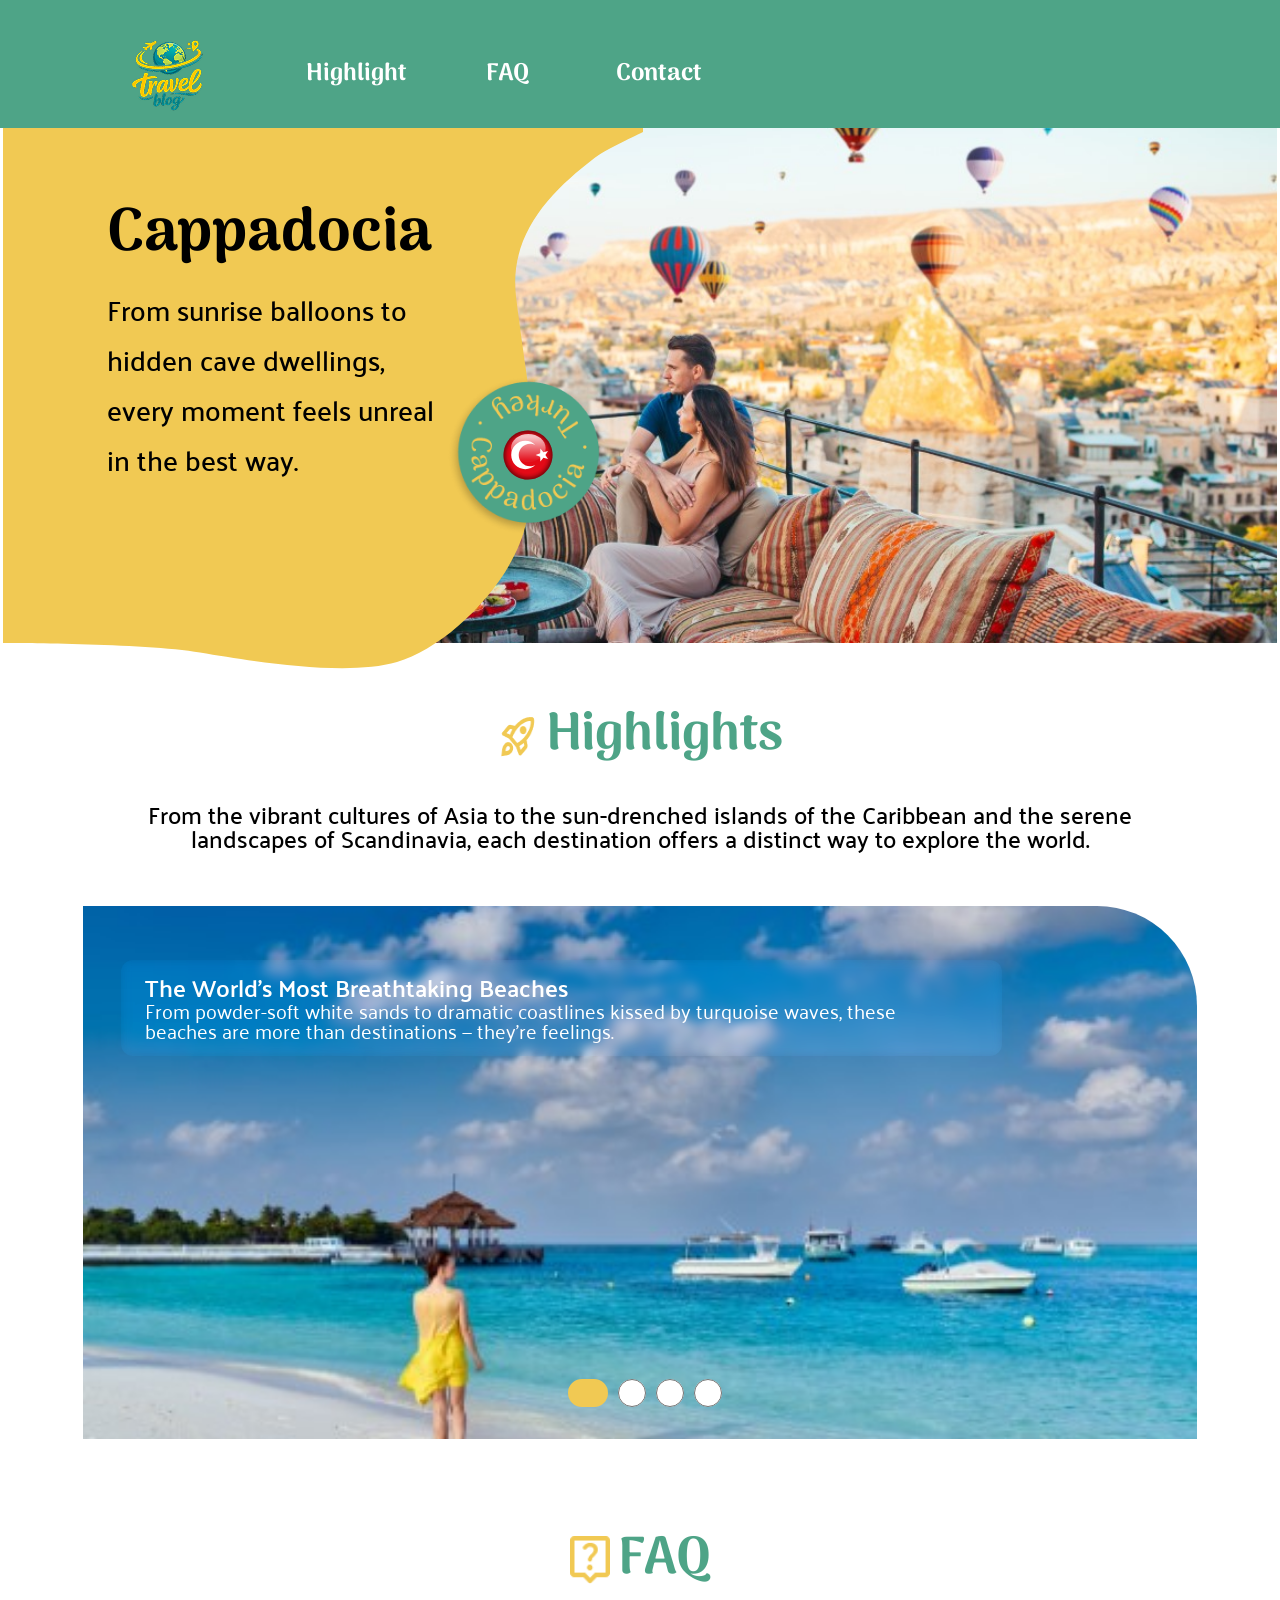
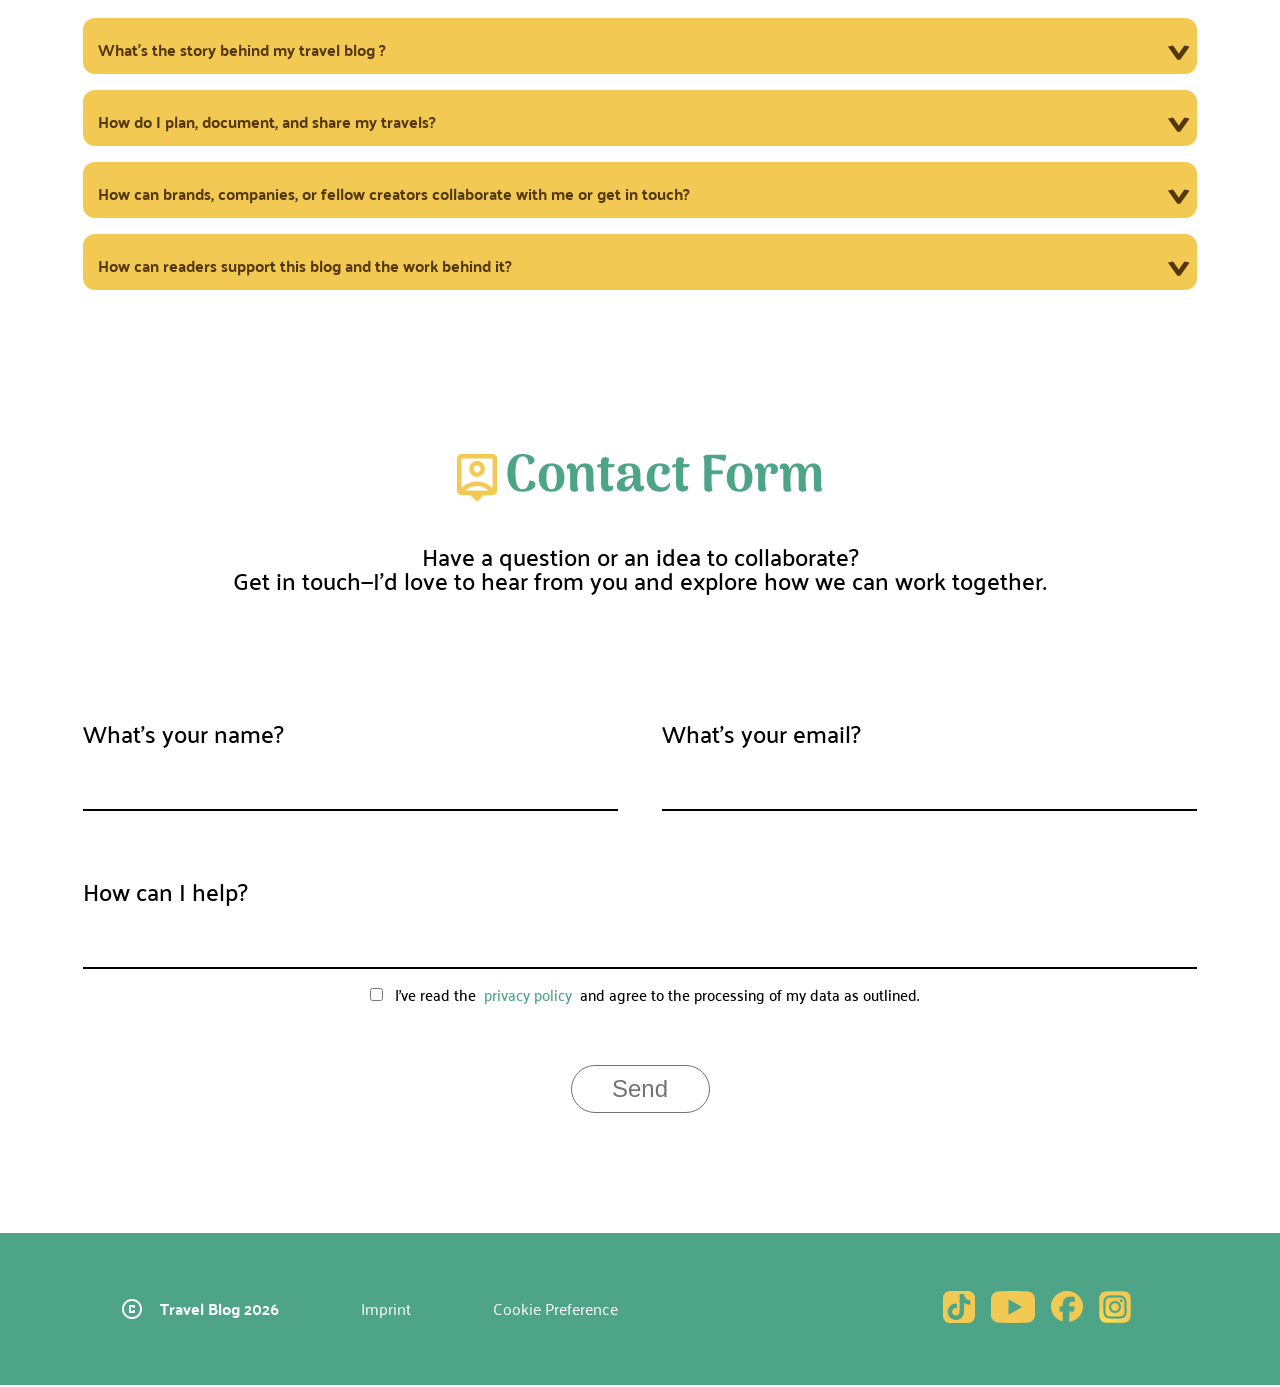
<file: index.html>
<!doctype html>
<html lang="de">

<head>
  <meta charset="UTF-8" />
  <meta name="viewport" content="width=device-width, initial-scale=1.0" />
  <title>Reise Blog / Home</title>
  <link rel="icon" type="image/x-icon" href="./img/favicon.svg">
  <link rel="preconnect" href="https://fonts.googleapis.com" />
  <link rel="preconnect" href="https://fonts.gstatic.com" crossorigin />
  <link
    href="https://fonts.googleapis.com/css2?family=Arima:wght@100..700&family=Palanquin:wght@100;200;300;400;500;600;700&display=swap"
    rel="stylesheet" />


  <link rel="stylesheet" href="./styles/header_footer.css" />
  <link rel="stylesheet" href="./styles/basic.css" />
  <link rel="stylesheet" href="./styles/style.css" />
  <link rel="stylesheet" href="./styles/carousel.css" />
  <link rel="stylesheet" href="./styles/graph.css">
  <link rel="stylesheet" href="./styles/slider.css" />

  <script src="./js/header_footer.js"></script>

</head>

<body>
  <header id="header-placeholder" class="header1">

  </header>

  <header id="footer_header-placeholder" class="header2"></header>

  <section class="main-page">

    <section class="top" id="home">
      <div class="img_pos"><img class="img_rotate " src="./img/Circle.png" alt="Drehendes Bild"></div>
      <div class="img_pos1"><img src="./img/Flag_orb_Turkey 2.svg" alt="Türkei"></div>
      <div class="top_hero">
        <div class="top_font">
          <h1 class="arima700">Cappadocia</h1>
          <p class="palanquin500">From sunrise balloons to hidden cave dwellings, every moment feels unreal in the best
            way.</p>
        </div>

      </div>
    </section>


    <section class="main">
      <section class="slider zentriert slider_zenter">
        <div>
          <div class="text_zentriert">
            <img src="./img/rocket_launch.png" alt="Lancher" class="index_img" />
            <h1 class="font_h1" id="higlight">Highlights</h1>
          </div>
          <p class="palanquin500 index_info">From the vibrant cultures of Asia to the sun-drenched islands of the
            Caribbean and the serene
            <br>landscapes of Scandinavia, each destination offers a distinct way to explore the world.
          </p>
        </div>
        <section class="slider_a">
          <input type="radio" name="slider" value="img1" checked />
          <input type="radio" name="slider" value="img2" />
          <input type="radio" name="slider" value="img3" />
          <input type="radio" name="slider" value="img4" />
          <div class="slider_a_wrapper">
            <div class="slider_a_element element1" href="./carousel.html">
              <a class="main-a" href="./carousel.html">
                <div class="info">
                  <h2 class="palanquin600">The World’s Most Breathtaking Beaches</h2>
                  <h3 class="palanquin400 first_1">From powder-soft white sands to dramatic coastlines kissed by
                    turquoise
                    waves,
                    these beaches are
                    more
                    than destinations — they’re feelings.</h3>
                  <h3 class="palanquin400 first_2">From powder-soft white sands to dramatic coastlines kissed by
                    turquoise waves, these ...</h3>
                </div>
              </a>

            </div>
            <div class="slider_a_element element2">
              <a class="main-a" href="./video.html">
                <div class="info">
                  <h2 class="palanquin600">Copenhagen in 3 Days: Big <br> Experiences, Smart Spending</h2>
                  <h3 class="palanquin400 first_1">Discover Copenhagen, where historic charm meets modern design,
                    vibrant cycling culture and
                    waterfront living.</h3>
                  <h3 class="palanquin400 first_2">Discover Copenhagen, where historic charm meets modern design,
                    vibrant cycling ...</h3>
                </div>
              </a>

            </div>
            <div class="slider_a_element element3" href="./graph.html">
              <a class="main-a" href="./graph.html">
                <div class="info">
                  <h2 class="palanquin600">Pattaya Pulse: <br>
                    Food, Sun and Neon Nights</h2>
                  <h3 class="palanquin400 first_1">From bustling promenades to nearby islands, the city offers an
                    energetic and diverse escape.
                    Discover Pattaya City, with vibrant nightlife and rich cultural landmarks.</h3>
                  <h3 class="palanquin400 first_2">From bustling promenades to nearby islands, the city offers an
                    energetic and diverse escape ...
                  </h3>
                </div>
              </a>

            </div>
            <div class="slider_a_element element4">
              <div class="info">
                <h2 class="palanquin600">Mountain Fuji</h2>
                <h3 class="palanquin400 first_1">The most iconic mountain and an active volcano located about 100
                  kilometers
                  southwest of Tokyo. Written with the characters for “wealth” and “samurai,” Fuji’s name evokes a sense
                  of strength, honor,
                  and enduring prestige.</h3>
                <h3 class="palanquin400 first_2">The most iconic mountain and an active volcano located about 100
                  kilometers
                  southwest of ...</h3>
              </div>

            </div>
          </div>
        </section>
      </section>

      <section id="faq" class="zentriert faq_main">
        <div class="text_zentriert">
          <img src="./img/live_help.png" alt="Lancher" class="index_img" />
          <h1 class="font_h1">FAQ</h1>
        </div>
        <ul class="ul_wh">
          <details class="my_details">
            <summary class="palanquin700">
              <h3 class="faq_font">What’s the story behind my travel blog ?</h3>
            </summary>
            <p class="palanquin500"> My travel blog began as a simple digital diary to document my solo
              backpacking trip through Southeast Asia, but it quickly evolved into a passionate storytelling platform
              dedicated to inspiring fellow adventurers by sharing authentic experiences, hidden gems, and cultural
              insights.</p>
          </details>
          <details>
            <summary class="palanquin700">
              <h3 class="faq_font">How do I plan, document, and share my
                travels?</h3>
            </summary>
            <p class="palanquin500"> To plan, document, and share your travels effectively, you must
              research destinations thoroughly, capture high-quality photos and journals during the trip, and finally
              utilize social media or a personal blog to engage your audience with authentic and inspiring stories. </p>
          </details>
          <details>
            <summary class="palanquin700">
              <h3 class="faq_font">How can brands, companies, or fellow creators collaborate
                with me or get in touch?</h3>
            </summary>
            <p class="palanquin500">Brands, companies, and fellow creators can easily collaborate with
              me by sending a detailed inquiry via my contact form or email, as I am always excited to discuss creative
              partnerships, sponsored content, press trips, or unique social media features..</p>
          </details>
          <details>
            <summary class="palanquin700">
              <h3 class="faq_font">How can readers support this blog and the work behind it?</h3>
            </summary>
            <p class="palanquin500"> Readers can support this blog and my creative work by engaging with
              the content, sharing posts with their community, using my affiliate links for bookings, or even providing
              a small donation, all of which help me continue exploring the world.</p>
          </details>
        </ul>
      </section>

      <section id="contact" class="zentriert">

        <div class="text_zentriert zentriert_text  mrg_top">
          <div class="center_dsp">
            <img src="./img/person_pin.png" alt="Lancher" class="index_img" />
            <h1 class="font_h1">Contact Form</h1>
          </div>
          <p class="palanquin500 index_info">Have a question or an idea to collaborate? <br>
            Get in touch—I’d love to hear from you and explore how we can work together.</p>
        </div>

        <div class="form_u">
          <form>
            <div>
              <div class="form-h">
                <div class="form-group palanquin500 left-form">
                  <label for="name">What's your name?</label>
                  <input type="text" class="form-control" name="name" placeholder="" />
                </div>

                <div class="form-group palanquin500 right-form">
                  <label for="email">What's your email?</label>
                  <input type="email" class="form-control" name="email" placeholder="" />
                </div>
              </div>

              <div class="form-group-1 m_64 palanquin500">
                <label>How can I help?</label>
                <input type="text" class="form-control1" name="textarea_name" placeholder="">
                </textarea>
              </div>
            </div>
            <div class="form-g">
              <div class="palanquin500 chk_font"><input type="checkbox"> I've read the <a class="contact_a"
                  href="#">privacy policy</a> and agree to the processing of my data as outlined.</div>
              <div class="form-group1">
                <button type="submit">Send</button>
              </div>
            </div>
          </form>
        </div>
      </section>

    </section>

  </section>

  <footer id="footer-placeholder"></footer>
</body>

</html>
</file>
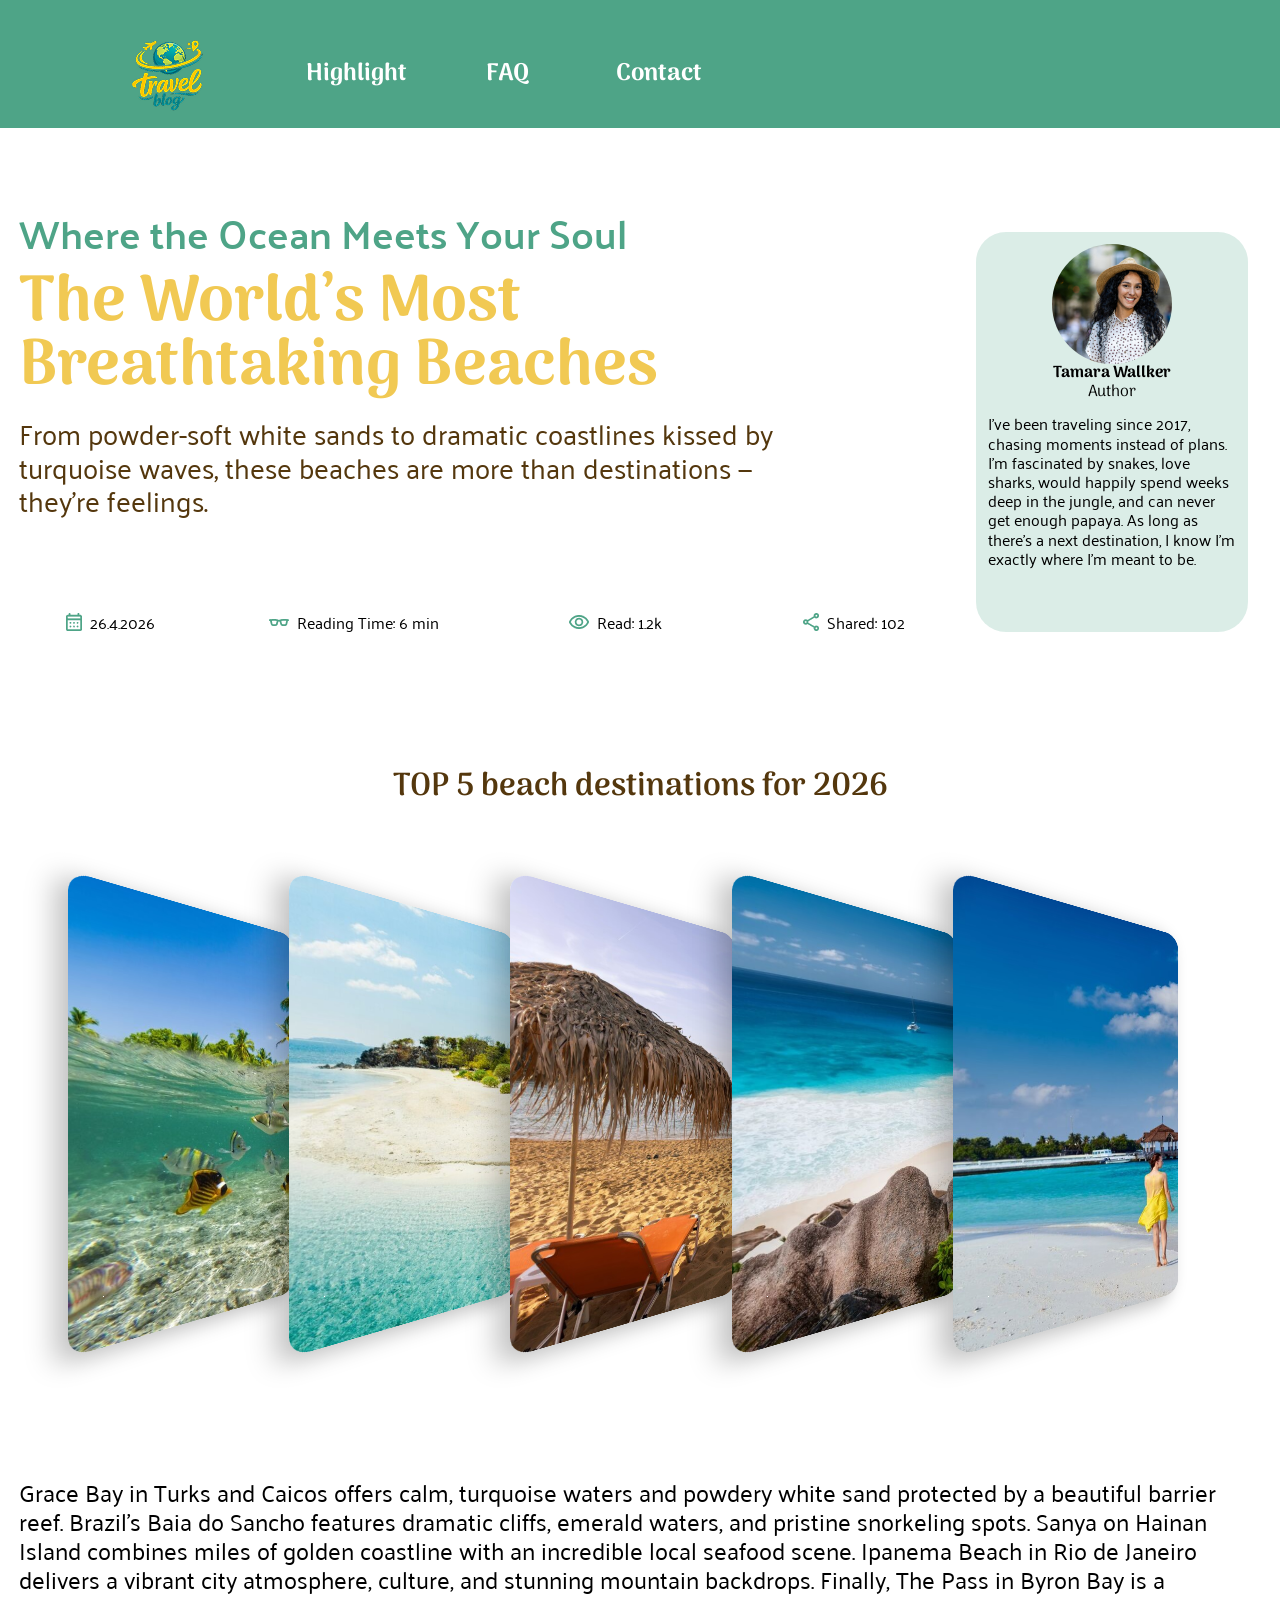
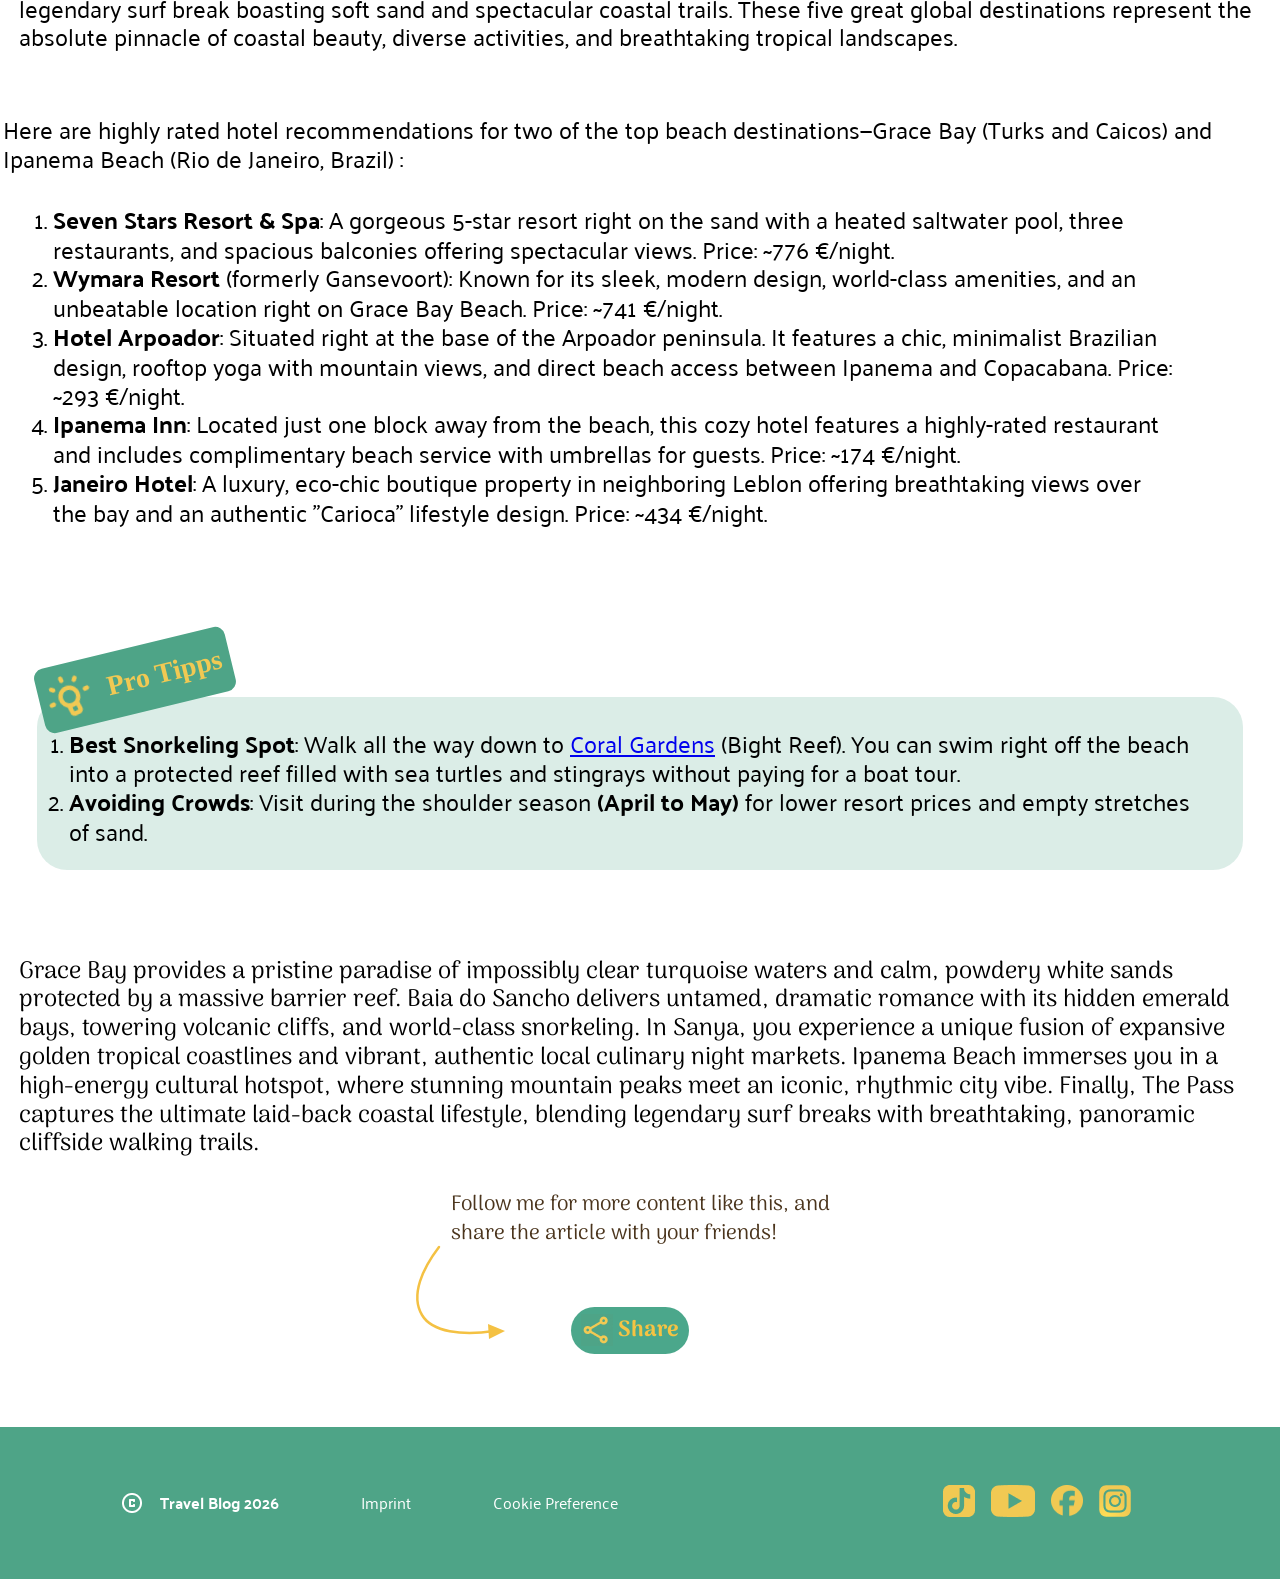
<file: carousel.html>
<!doctype html>
<html lang="de">

<head>
  <meta charset="UTF-8" />
  <meta name="viewport" content="width=device-width, initial-scale=1.0" />
  <title>Reise Blog / Beaches</title>
  <link rel="icon" type="image/x-icon" href="./img/favicon.svg">
  <link rel="stylesheet" href="./styles/header_footer.css" />
  <link rel="stylesheet" href="./styles/basic.css" />
  <link rel="stylesheet" href="./styles/style.css" />
  <link rel="stylesheet" href="./styles/carousel.css" />
  <link rel="stylesheet" href="./styles/graph.css" />
  <link rel="preconnect" href="https://fonts.googleapis.com" />
  <link rel="preconnect" href="https://fonts.gstatic.com" crossorigin />
  <link
    href="https://fonts.googleapis.com/css2?family=Arima:wght@100..700&family=Palanquin:wght@100;200;300;400;500;600;700&display=swap"
    rel="stylesheet" />

  <script src="./js/header_footer.js"></script>

</head>

<body>
  <header id="header-placeholder" class="header1"></header>

  <header id="footer_header-placeholder" class="header2"></header>

  <section class="main-page1">
    <section class="headline flex p_80">
      <div>
        <div class="head_text_scandy">
          <h1 class="first_headline p_600_120">Where the Ocean Meets Your Soul</h1>
          <h2 class="underheadline a_700_100">The World’s Most Breathtaking Beaches</h2>
          <p class="first_section_text palanquin400">
            From powder-soft white sands to dramatic coastlines kissed by
            turquoise waves, these beaches are more than destinations —
            they’re feelings.
          </p>
        </div>

        <div class="read-counter_video p_400">
          <div class="date_time">
            <div class="dp_flex">
              <img id="calender-icon" src="./img/calendar_month.png" alt="colendar icon" />
              <p>26.4.2026</p>
            </div>
            <div class="dp_flex">
              <img id="eyeglasses-icon" src="./img/eyeglasses_2.png" alt="eyeglasses icon" />
              <p>Reading Time: 6 min</p>
            </div>
          </div>
          <div class="read_share">
            <div class="dp_flex">
              <img id="visibility-icon" src="./img/visibility.png" alt="visibility icon" />
              <p>Read: 1.2k</p>
            </div>
            <div class="dp_flex">
              <img id="share-icon" src="./img/share.png" alt="share icon" />
              <p>Shared: 102</p>
            </div>
          </div>
        </div>
      </div>
      <div class="video_info">
        <img class="photo-ocean-profile" src="./img/690fbef0c17eec1970205dee7813ecf3e1ca60ca.jpg" alt="" />
        <div>
          <div class="author">
            <h4 class="author_name arima700">Tamara Wallker</h4>
            <p class="author_titel arima400">Author</p>
          </div>
          <p class="author_info palanquin400">
            I’ve been traveling since 2017, chasing moments instead of plans.
            I’m fascinated by snakes, love sharks, would happily spend weeks
            deep in the jungle, and can never get enough papaya. As long as
            there’s a next destination, I know I’m exactly where I’m meant to
            be.
          </p>
        </div>
      </div>
    </section>
    <section class="content-beaches-photos m_64">
      <div>
        <h3 class="text-beaches-photos">TOP 5 beach destinations for 2026</h3>
      </div>
      <div class="photo-container m_64">
        <div class="slider-photos photo-1"></div>
        <div class="slider-photos photo-2"></div>
        <div class="slider-photos photo-3"></div>
        <div class="slider-photos photo-4"></div>
        <div class="slider-photos photo-5"></div>
      </div>
    </section>
    <section class="content-beaches-photos-responsive m_64">
      <div class="slider-responsive-mobeile">
        <input type="radio" name="slider" value="img-1" checked />
        <input type="radio" name="slider" value="img-2" />
        <input type="radio" name="slider" value="img-3" />
        <input type="radio" name="slider" value="img-4" />
        <input type="radio" name="slider" value="img-5" />

        <div class="slider-photos-responsive-mobeile">
          <div class="slider-photos-element element-one"></div>
          <div class="slider-photos-element element-two"></div>
          <div class="slider-photos-element element-three"></div>
          <div class="slider-photos-element element-four"></div>
          <div class="slider-photos-element element-five"></div>
        </div>
      </div>
    </section>
    <section class="video_content p_80">
      <p class="scandy_tour palanquin400">
        Grace Bay in Turks and Caicos offers calm, turquoise waters and powdery white sand protected by a beautiful
        barrier reef. Brazil’s Baia do Sancho features dramatic cliffs, emerald waters, and pristine snorkeling spots.
        Sanya on Hainan Island combines miles of golden coastline with an incredible local seafood scene. Ipanema Beach
        in Rio de Janeiro delivers a vibrant city atmosphere, culture, and stunning mountain backdrops. Finally, The
        Pass in Byron Bay is a legendary surf break boasting soft sand and spectacular coastal trails. These five great
        global destinations represent the absolute pinnacle of coastal beauty, diverse activities, and breathtaking
        tropical landscapes.
      </p>
    </section>
    <section class="description_content palanquin400 flex crs_1 m_64">
      <div class="left_max">
        <p>
          Here are highly rated hotel recommendations for two of the top beach destinations—Grace Bay (Turks and Caicos)
          and Ipanema Beach (Rio de Janeiro, Brazil) :
        </p>
      </div>
      <div class="desc_cont">
        <ol>
          <li>
            <strong class="palanquin700">Seven Stars Resort & Spa</strong>: A gorgeous 5-star resort right on
            the sand with a heated saltwater pool, three
            restaurants, and spacious balconies offering spectacular views. Price: ~776 €/night.
          </li>

          <li>
            <strong class="palanquin700">Wymara Resort</strong> (formerly Gansevoort): Known for its sleek, modern
            design, world-class amenities, and an
            unbeatable location right on Grace Bay Beach. Price: ~741 €/night.
          </li>

          <li>
            <strong class="palanquin700">Hotel Arpoador</strong>: Situated right at the base of the Arpoador peninsula.
            It features a chic, minimalist
            Brazilian design, rooftop yoga with mountain views, and direct beach access between Ipanema and Copacabana.
            Price: ~293 €/night.
          </li>

          <li>
            <strong class="palanquin700">Ipanema Inn</strong>: Located just one block away from the beach, this cozy
            hotel features a highly-rated restaurant and includes complimentary beach service with umbrellas for guests.
            Price: ~174 €/night.

          </li>

          <li>
            <strong class="palanquin700">Janeiro Hotel</strong>: A luxury, eco-chic boutique property in neighboring
            Leblon offering breathtaking views over the bay and an authentic "Carioca" lifestyle design. Price: ~434
            €/night.
          </li>
          </ul>
      </div>
    </section>
    <section class="tip_content m_64">
      <div class="tipps_pos">
        <div class="tipps-icon">
          <img src="./img/wb_incandescent.png" alt="" />
          <h3>Pro Tipps</h3>
        </div>
        <div class="tipps-container palanquin400">
          <ol>
            <li>
              <span>
                <strong class="palanquin700">Best Snorkeling Spot</strong>: Walk all the way down to <a
                  href="https://www.coralgardens.com/" target="_blank">Coral Gardens</a>
                (Bight Reef). You can swim right off the
                beach into a protected reef filled with sea turtles and stingrays without paying for a boat tour.

              </span>
            </li>
            <li>
              <span>
                <strong class="palanquin700">Avoiding Crowds</strong>: Visit during the shoulder season <strong
                  class="palanquin700">(April to May)</strong> for lower resort prices and empty
                stretches of sand.
              </span>
            </li>
          </ol>
        </div>
      </div>
    </section>
    <p class="scandy_tour arima400 m_64">
      Grace Bay provides a pristine paradise of impossibly clear turquoise waters and calm, powdery white sands
      protected by a massive barrier reef. Baia do Sancho delivers untamed, dramatic romance with its hidden emerald
      bays, towering volcanic cliffs, and world-class snorkeling. In Sanya, you experience a unique fusion of expansive
      golden tropical coastlines and vibrant, authentic local culinary night markets. Ipanema Beach immerses you in a
      high-energy cultural hotspot, where stunning mountain peaks meet an iconic, rhythmic city vibe. Finally, The Pass
      captures the ultimate laid-back coastal lifestyle, blending legendary surf breaks with breathtaking, panoramic
      cliffside walking trails.
    </p>
    <section class="follow_me">
      <p class="share-text">
        Follow me for more content like this, and<br />
        share the article with your friends!
      </p>
      <svg class="share-arrow" viewBox="0 0 110 100">
        <path d="M34 4 C18 25, 5 52, 17 72 C27 89, 57 93, 89 88" fill="none" stroke="#F4C143" stroke-width="2.5"
          stroke-linecap="round" />

        <path d="M83 81 L100 88 L84 96" fill="#F4C143" />
      </svg>

      <input type="checkbox" id="share-toggle" class="share-toggle" />

      <div class="share-row">




        <label for="share-toggle" class="follow_btn arima700">
          <img class="Share-icon1" src="./img/Frame438.jpg" alt="Share" />Share
        </label>


        <div class="share-options">

          <div class="share-icon">
            <span class="node node-1"></span>
            <span class="node node-2"></span>
            <span class="node node-3"></span>

            <span class="line line-1"></span>
            <span class="line line-2"></span>
          </div>


          <div class="share-links">
            <a href="https://de.linkedin.com/" target="_blank" rel="noopener noreferrer">LinkedIn</a>
            <a href="https://wa.me/" target="_blank" rel="noopener noreferrer">
              WhatsApp
            </a>
          </div>
        </div>
      </div>
    </section>

  </section>

</body>

<footer id="footer-placeholder"></footer>
</body>


</html>
</file>
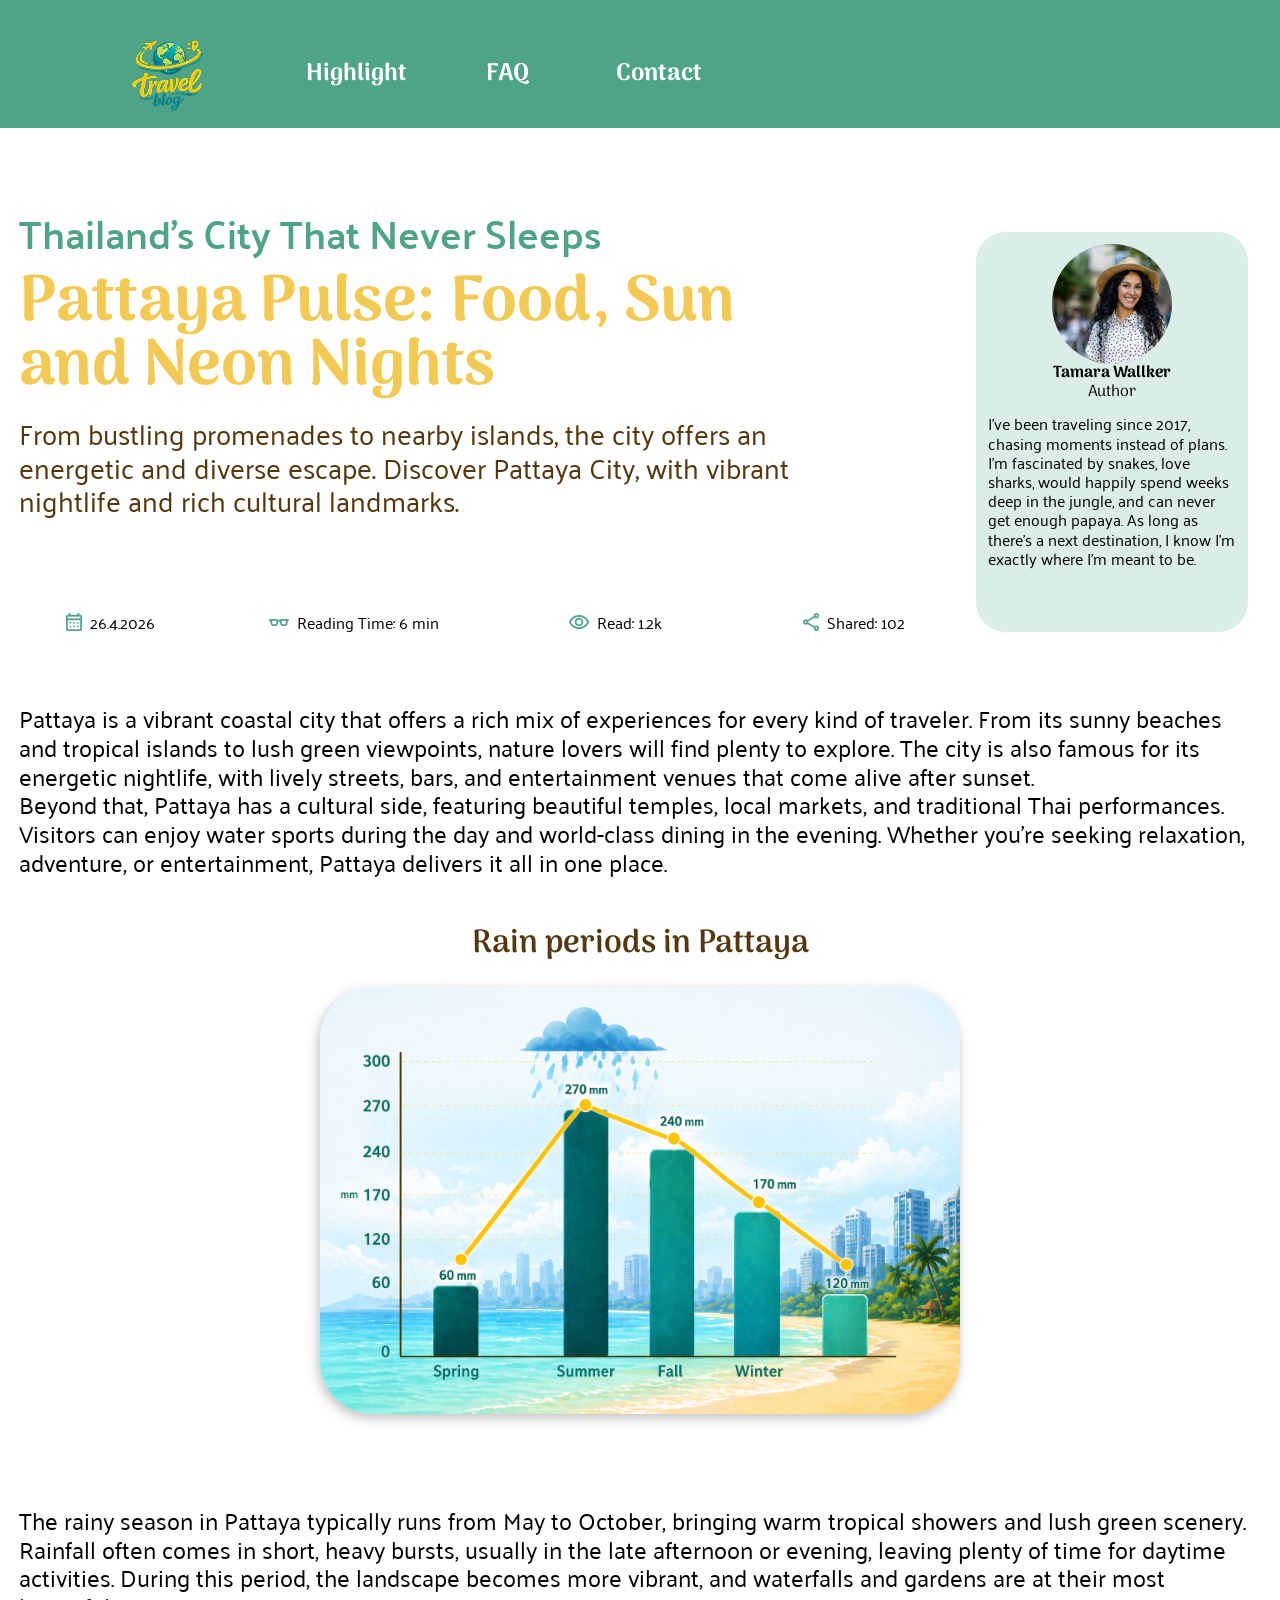
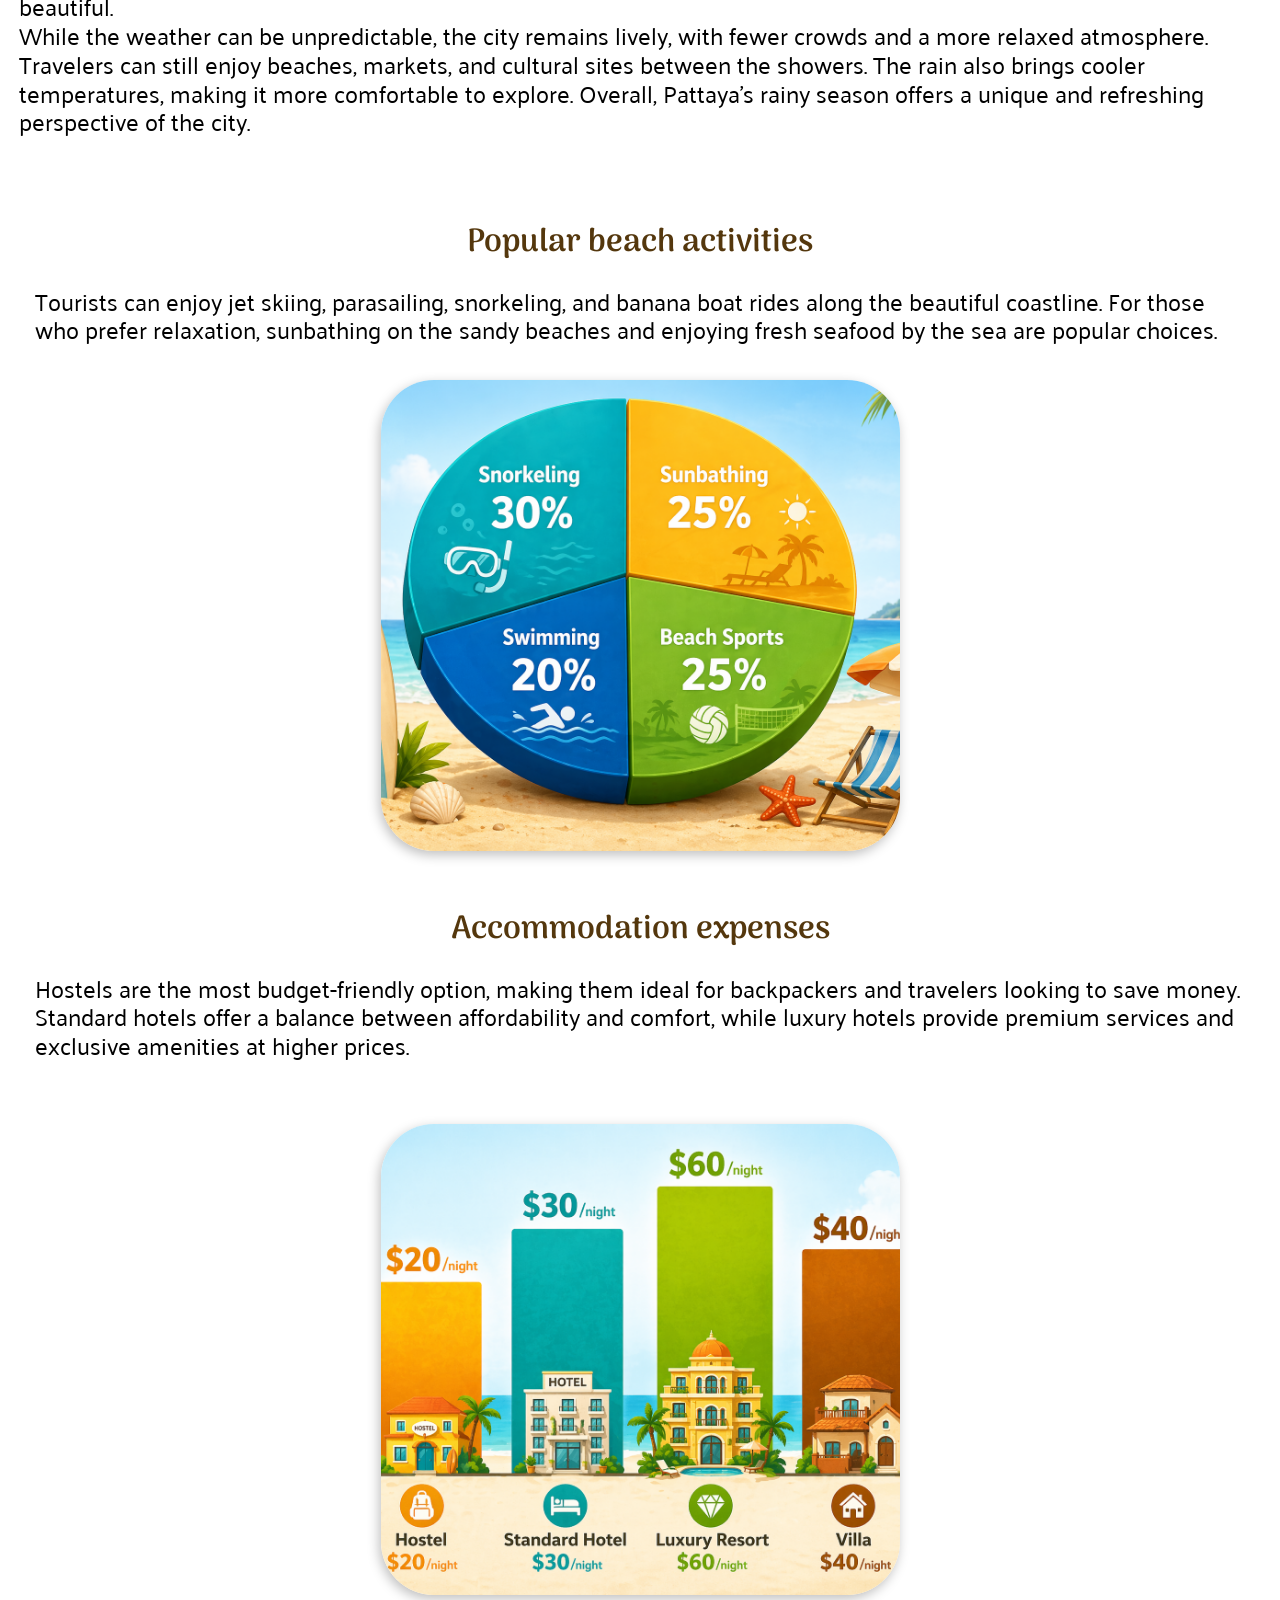
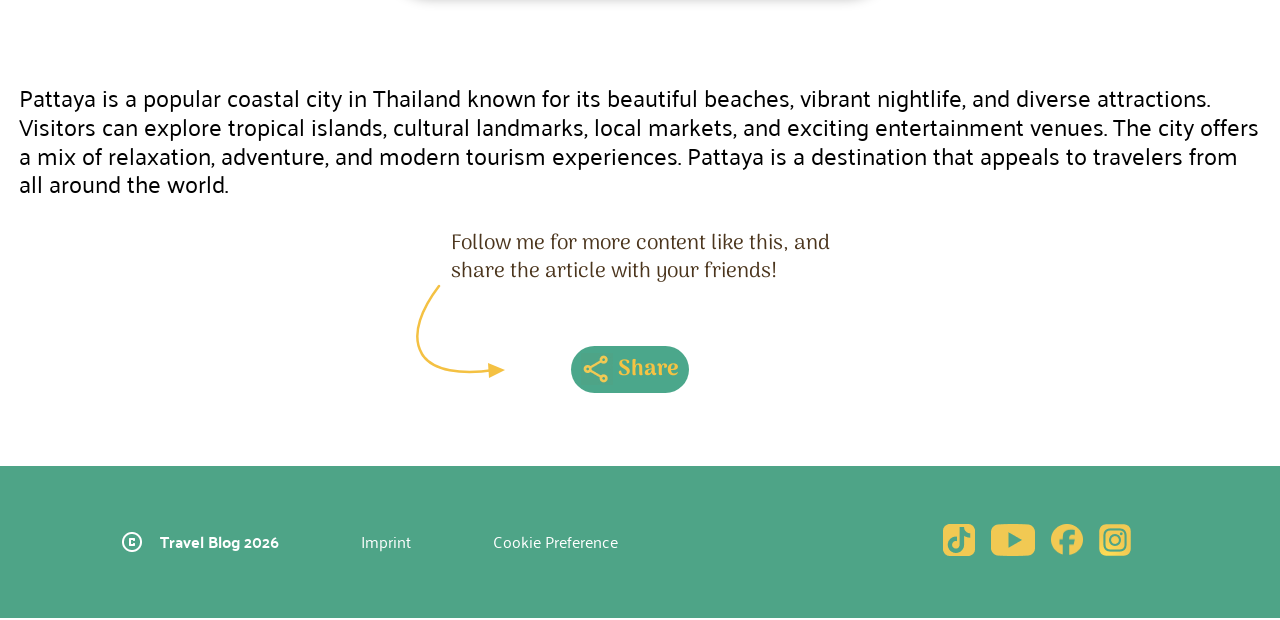
<file: graph.html>
<!doctype html>
<html lang="de">

<head>
  <meta charset="UTF-8" />
  <meta name="viewport" content="width=device-width, initial-scale=1.0" />
  <title>Reise Blog / Detail Graph</title>
  <link rel="icon" type="image/x-icon" href="./img/favicon.svg" />
  <link rel="stylesheet" href="./styles/header_footer.css" />
  <link rel="stylesheet" href="./styles/basic.css" />
  <link rel="stylesheet" href="./styles/style.css" />
  <link rel="stylesheet" href="./styles/carousel.css" />
  <link rel="stylesheet" href="./styles/graph.css" />
  <link rel="preconnect" href="https://fonts.googleapis.com" />
  <link rel="preconnect" href="https://fonts.gstatic.com" crossorigin />
  <link
    href="https://fonts.googleapis.com/css2?family=Arima:wght@100..700&family=Palanquin:wght@100;200;300;400;500;600;700&display=swap"
    rel="stylesheet" />

  <script src="./js/header_footer.js"></script>

</head>

<body>
  <header id="header-placeholder" class="header1"></header>

  <header id="footer_header-placeholder" class="header2"></header>

  <section class="main-page">
    <section class="headline flex p_80">
      <div>
        <div class="head_text_scandy">
          <h1 class="first_headline p_600_120">
            Thailand’s City That Never Sleeps
          </h1>
          <h2 class="underheadline a_700_100">
            Pattaya Pulse: Food, Sun and Neon Nights
          </h2>
          <p class="first_section_text palanquin400">
            From bustling promenades to nearby islands, the city offers an
            energetic and diverse escape. Discover Pattaya City, with vibrant
            nightlife and rich cultural landmarks.
          </p>
        </div>

        <div class="read-counter_video p_400">
          <div class="date_time">
            <div class="dp_flex">
              <img id="calender-icon" src="./img/calendar_month.png" alt="colendar icon" />
              <p>26.4.2026</p>
            </div>
            <div class="dp_flex">
              <img id="eyeglasses-icon" src="./img/eyeglasses_2.png" alt="eyeglasses icon" />
              <p>Reading Time: 6 min</p>
            </div>
          </div>
          <div class="read_share">
            <div class="dp_flex">
              <img id="visibility-icon" src="./img/visibility.png" alt="visibility icon" />
              <p>Read: 1.2k</p>
            </div>
            <div class="dp_flex">
              <img id="share-icon" src="./img/share.png" alt="share icon" />
              <p>Shared: 102</p>
            </div>
          </div>
        </div>
      </div>
      <div class="video_info">
        <img class="photo-ocean-profile" src="./img/690fbef0c17eec1970205dee7813ecf3e1ca60ca.jpg" alt="" />
        <div>
          <div class="author">
            <h4 class="author_name arima700">Tamara Wallker</h4>
            <p class="author_titel arima400">Author</p>
          </div>
          <p class="author_info palanquin400">
            I've been traveling since 2017, chasing moments instead of plans.
            I'm fascinated by snakes, love sharks, would happily spend weeks
            deep in the jungle, and can never get enough papaya. As long as
            there's a next destination, I know I'm exactly where I'm meant to
            be.
          </p>
        </div>
      </div>
    </section>

    <section class="video_content m_48_b">
      <p class="scandy_tour palanquin400">
        Pattaya is a vibrant coastal city that offers a rich mix of
        experiences for every kind of traveler. From its sunny beaches and
        tropical islands to lush green viewpoints, nature lovers will find
        plenty to explore. The city is also famous for its energetic
        nightlife, with lively streets, bars, and entertainment venues that
        come alive after sunset.<br />Beyond that, Pattaya has a cultural
        side, featuring beautiful temples, local markets, and traditional Thai
        performances. Visitors can enjoy water sports during the day and
        world-class dining in the evening. Whether you’re seeking relaxation,
        adventure, or entertainment, Pattaya delivers it all in one place.
      </p>
    </section>

    <section class="video_content">
      <h2 class="text-beaches-photos">Rain periods in Pattaya</h2>
      <div class="diagramm_rain">
        <img class="rain_periods" src="./img/rain_periods.png" alt="Rain periods in Pattaya" />
      </div>
      <div class="graph_1">
        <p class="scandy_tour palanquin400">
          The rainy season in Pattaya typically runs from May to October,
          bringing warm tropical showers and lush green scenery. Rainfall
          often comes in short, heavy bursts, usually in the late afternoon or
          evening, leaving plenty of time for daytime activities. During this
          period, the landscape becomes more vibrant, and waterfalls and
          gardens are at their most beautiful.<br />While the weather can be
          unpredictable, the city remains lively, with fewer crowds and a more
          relaxed atmosphere. Travelers can still enjoy beaches, markets, and
          cultural sites between the showers. The rain also brings cooler
          temperatures, making it more comfortable to explore. Overall,
          Pattaya’s rainy season offers a unique and refreshing perspective of
          the city.
        </p>
      </div>
    </section>

    <section class="price_beach">
      <div class="diagr_beach">
        <h2 class="text-beaches-photos">Popular beach activities</h2>
        <p class="scandy_tour palanquin400">
          Tourists can enjoy jet skiing, parasailing, snorkeling, and banana
          boat rides along the beautiful coastline. For those who prefer
          relaxation, sunbathing on the sandy beaches and enjoying fresh
          seafood by the sea are popular choices.
        </p>
        <img class="pattaya_pic p_88_t" src="./img/pattaya_activity.png" alt="Popular beach activities" />
      </div>
      <div class="diagr_price">
        <h2 class="text-beaches-photos">Accommodation expenses</h2>
        <p class="scandy_tour palanquin400 m_48_b">
          Hostels are the most budget-friendly option, making them ideal for
          backpackers and travelers looking to save money. Standard hotels
          offer a balance between affordability and comfort, while luxury
          hotels provide premium services and exclusive amenities at higher
          prices.
        </p>
        <img class="pattaya_pic" src="./img/price_hotel.png" alt="Accommodation expenses" />
      </div>
    </section>

    <section class="video_content">
      <p class="scandy_tour palanquin400">
        Pattaya is a popular coastal city in Thailand known for its beautiful
        beaches, vibrant nightlife, and diverse attractions. Visitors can
        explore tropical islands, cultural landmarks, local markets, and
        exciting entertainment venues. The city offers a mix of relaxation,
        adventure, and modern tourism experiences. Pattaya is a destination
        that appeals to travelers from all around the world.
      </p>
    </section>

    <section class="follow_me">
      <p class="share-text">
        Follow me for more content like this, and<br />
        share the article with your friends!
      </p>
      <svg class="share-arrow" viewBox="0 0 110 100">
        <path d="M34 4 C18 25, 5 52, 17 72 C27 89, 57 93, 89 88" fill="none" stroke="#F4C143" stroke-width="2.5"
          stroke-linecap="round" />

        <path d="M83 81 L100 88 L84 96" fill="#F4C143" />
      </svg>

      <input type="checkbox" id="share-toggle" class="share-toggle" />

      <div class="share-row">




        <label for="share-toggle" class="follow_btn arima700">
          <img class="Share-icon1" src="./img/Frame438.jpg" alt="Share" />Share
        </label>


        <div class="share-options">

          <div class="share-icon">
            <span class="node node-1"></span>
            <span class="node node-2"></span>
            <span class="node node-3"></span>

            <span class="line line-1"></span>
            <span class="line line-2"></span>
          </div>


          <div class="share-links">
            <a href="https://de.linkedin.com/" target="_blank" rel="noopener noreferrer">LinkedIn</a>
            <a href="https://wa.me/" target="_blank" rel="noopener noreferrer">
              WhatsApp
            </a>
          </div>
        </div>
      </div>
    </section>
  </section>
  <footer id="footer-placeholder"></footer>
</body>

</html>
</file>
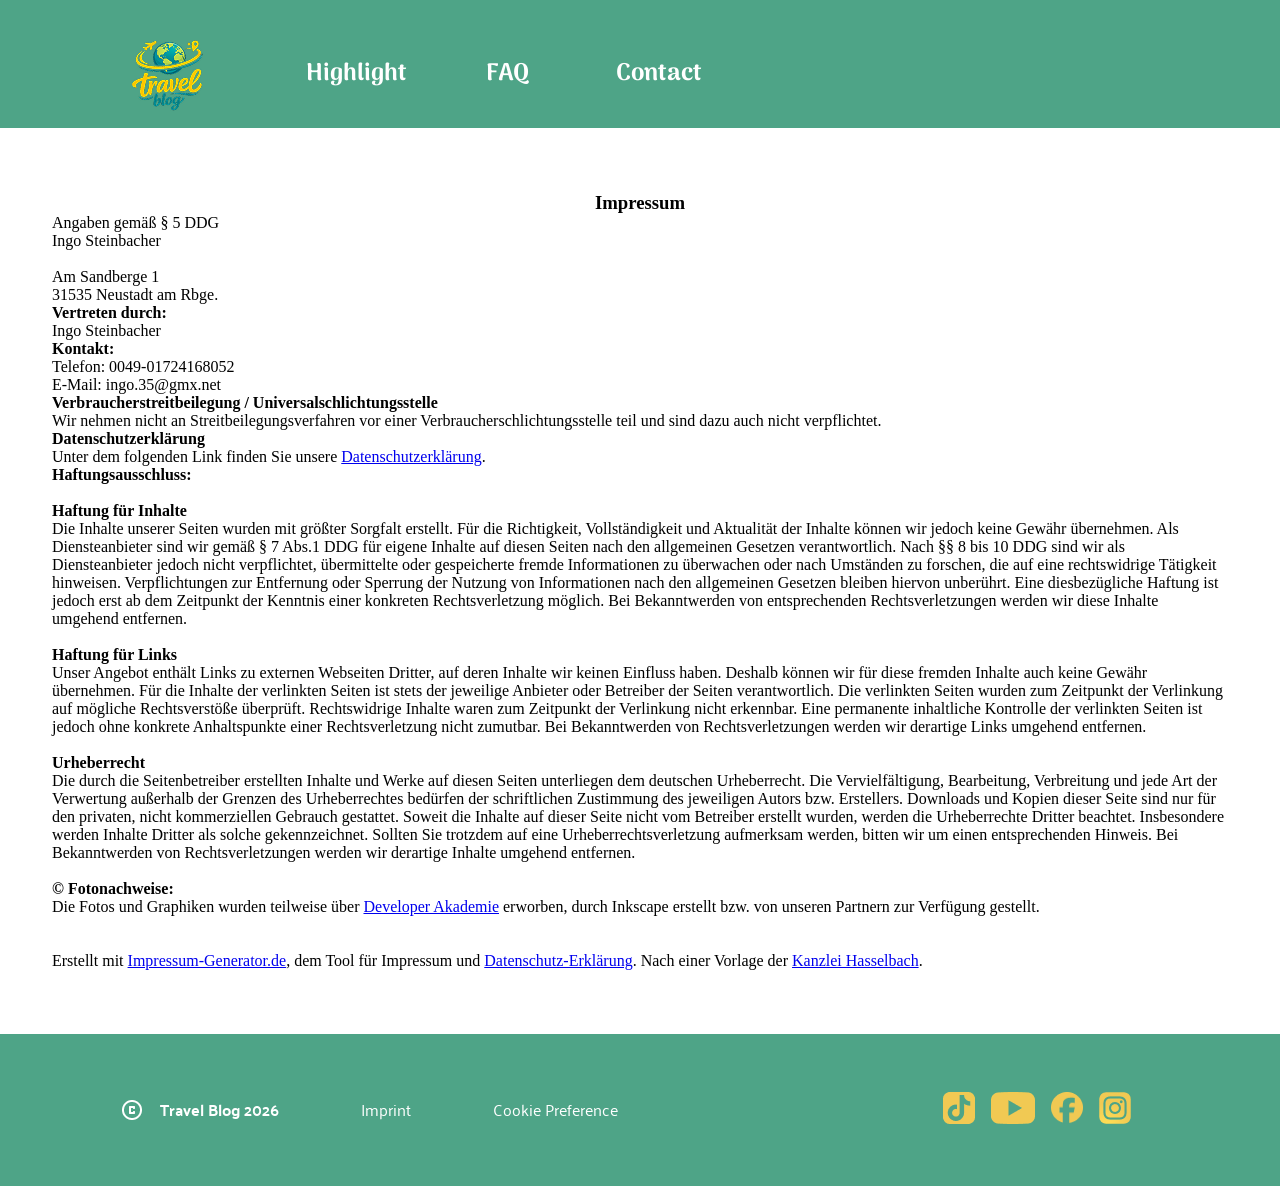
<file: impressum.html>
<!DOCTYPE html>
<html lang="de">

<head>
    <meta charset="UTF-8">
    <meta name="viewport" content="width=device-width, initial-scale=1.0">
    <title>Reise Blog / Impressum</title>
    <link rel="icon" type="image/x-icon" href="./img/favicon.svg">
    <link rel="stylesheet" href="./styles/header_footer.css">
    <link rel="stylesheet" href="./styles/basic.css">
    <link rel="stylesheet" href="./styles/style.css">
    <link rel="preconnect" href="https://fonts.googleapis.com">
    <link rel="preconnect" href="https://fonts.gstatic.com" crossorigin>
    <link
        href="https://fonts.googleapis.com/css2?family=Arima:wght@100..700&family=Palanquin:wght@100;200;300;400;500;600;700&display=swap"
        rel="stylesheet">

    <script src="./js/header_footer.js"></script>

</head>

<body>

    <header id="header-placeholder" class="header1">

    </header>

    <header id="footer_header-placeholder" class="header2"></header>

    <section class="impress main-page">

        <section class="text_center imp_top">
            <h1 class="text_zentriert">Impressum</h1>

            <p>Angaben gemäß § 5 DDG</p>
            <p>Ingo Steinbacher<br>
                <br>
                Am Sandberge 1<br>
                31535 Neustadt am Rbge. <br>
            </p>
            <p> <strong>Vertreten durch: </strong><br>
                Ingo Steinbacher<br>
            </p>
            <p><strong>Kontakt:</strong> <br>
                Telefon: 0049-01724168052<br>
                E-Mail: <a>ingo.35@gmx.net</a></br></p>
            <p><strong>Verbraucherstreitbeilegung / Universalschlichtungsstelle</strong>
                <br>Wir nehmen nicht an Streitbeilegungsverfahren vor einer Verbraucherschlichtungsstelle teil und sind
                dazu auch nicht verpflichtet.
            </p>
            <p><strong>Datenschutzerklärung</strong><br>
                Unter dem folgenden Link finden Sie unsere <a href="./datenschutz.html"
                    target="_blank">Datenschutzerklärung</a>.
            </p>
            <p><strong>Haftungsausschluss: </strong>
                <br><br><strong>Haftung für Inhalte</strong><br>
                Die Inhalte unserer Seiten wurden mit größter Sorgfalt erstellt. Für die Richtigkeit, Vollständigkeit
                und Aktualität der Inhalte können wir jedoch keine Gewähr übernehmen. Als Diensteanbieter sind wir gemäß
                § 7 Abs.1 DDG für eigene Inhalte auf diesen Seiten nach den allgemeinen Gesetzen verantwortlich. Nach §§
                8 bis 10 DDG sind wir als Diensteanbieter jedoch nicht verpflichtet, übermittelte oder gespeicherte
                fremde Informationen zu überwachen oder nach Umständen zu forschen, die auf eine rechtswidrige Tätigkeit
                hinweisen. Verpflichtungen zur Entfernung oder Sperrung der Nutzung von Informationen nach den
                allgemeinen Gesetzen bleiben hiervon unberührt. Eine diesbezügliche Haftung ist jedoch erst ab dem
                Zeitpunkt der Kenntnis einer konkreten Rechtsverletzung möglich. Bei Bekanntwerden von entsprechenden
                Rechtsverletzungen werden wir diese Inhalte umgehend entfernen.<br><br>
                <strong>Haftung für Links</strong><br>
                Unser Angebot enthält Links zu externen Webseiten Dritter, auf deren Inhalte wir keinen Einfluss haben.
                Deshalb können wir für diese fremden Inhalte auch keine Gewähr übernehmen. Für die Inhalte der
                verlinkten Seiten ist stets der jeweilige Anbieter oder Betreiber der Seiten verantwortlich. Die
                verlinkten Seiten wurden zum Zeitpunkt der Verlinkung auf mögliche Rechtsverstöße überprüft.
                Rechtswidrige Inhalte waren zum Zeitpunkt der Verlinkung nicht erkennbar. Eine permanente inhaltliche
                Kontrolle der verlinkten Seiten ist jedoch ohne konkrete Anhaltspunkte einer Rechtsverletzung nicht
                zumutbar. Bei Bekanntwerden von Rechtsverletzungen werden wir derartige Links umgehend
                entfernen.<br><br>
                <strong>Urheberrecht</strong><br>
                Die durch die Seitenbetreiber erstellten Inhalte und Werke auf diesen Seiten unterliegen dem deutschen
                Urheberrecht. Die Vervielfältigung, Bearbeitung, Verbreitung und jede Art der Verwertung außerhalb der
                Grenzen des Urheberrechtes bedürfen der schriftlichen Zustimmung des jeweiligen Autors bzw. Erstellers.
                Downloads und Kopien dieser Seite sind nur für den privaten, nicht kommerziellen Gebrauch gestattet.
                Soweit die Inhalte auf dieser Seite nicht vom Betreiber erstellt wurden, werden die Urheberrechte
                Dritter beachtet. Insbesondere werden Inhalte Dritter als solche gekennzeichnet. Sollten Sie trotzdem
                auf eine Urheberrechtsverletzung aufmerksam werden, bitten wir um einen entsprechenden Hinweis. Bei
                Bekanntwerden von Rechtsverletzungen werden wir derartige Inhalte umgehend entfernen.<br><br>
                <strong>© Fotonachweise:</strong><br>Die Fotos und Graphiken wurden teilweise über <a
                    href="https://developerakademie.com/" target="_blank">Developer Akademie</a> erworben, durch
                Inkscape erstellt bzw.
                von unseren Partnern zur Verfügung gestellt.
            </p> <br> <br>
            <p>Erstellt mit <a href="https://impressum-generator.de" rel="dofollow">Impressum-Generator.de</a>, dem Tool
                für Impressum und <a href="https://impressum-generator.de/datenschutz-generator"
                    rel="dofollow">Datenschutz-Erklärung</a>.
                Nach einer Vorlage der
                <a href="https://www.kanzlei-hasselbach.de/" rel="dofollow">Kanzlei Hasselbach</a>.
            </p>
        </section>
    </section>


    <footer id="footer-placeholder"></footer>




</body>

</html>
</file>
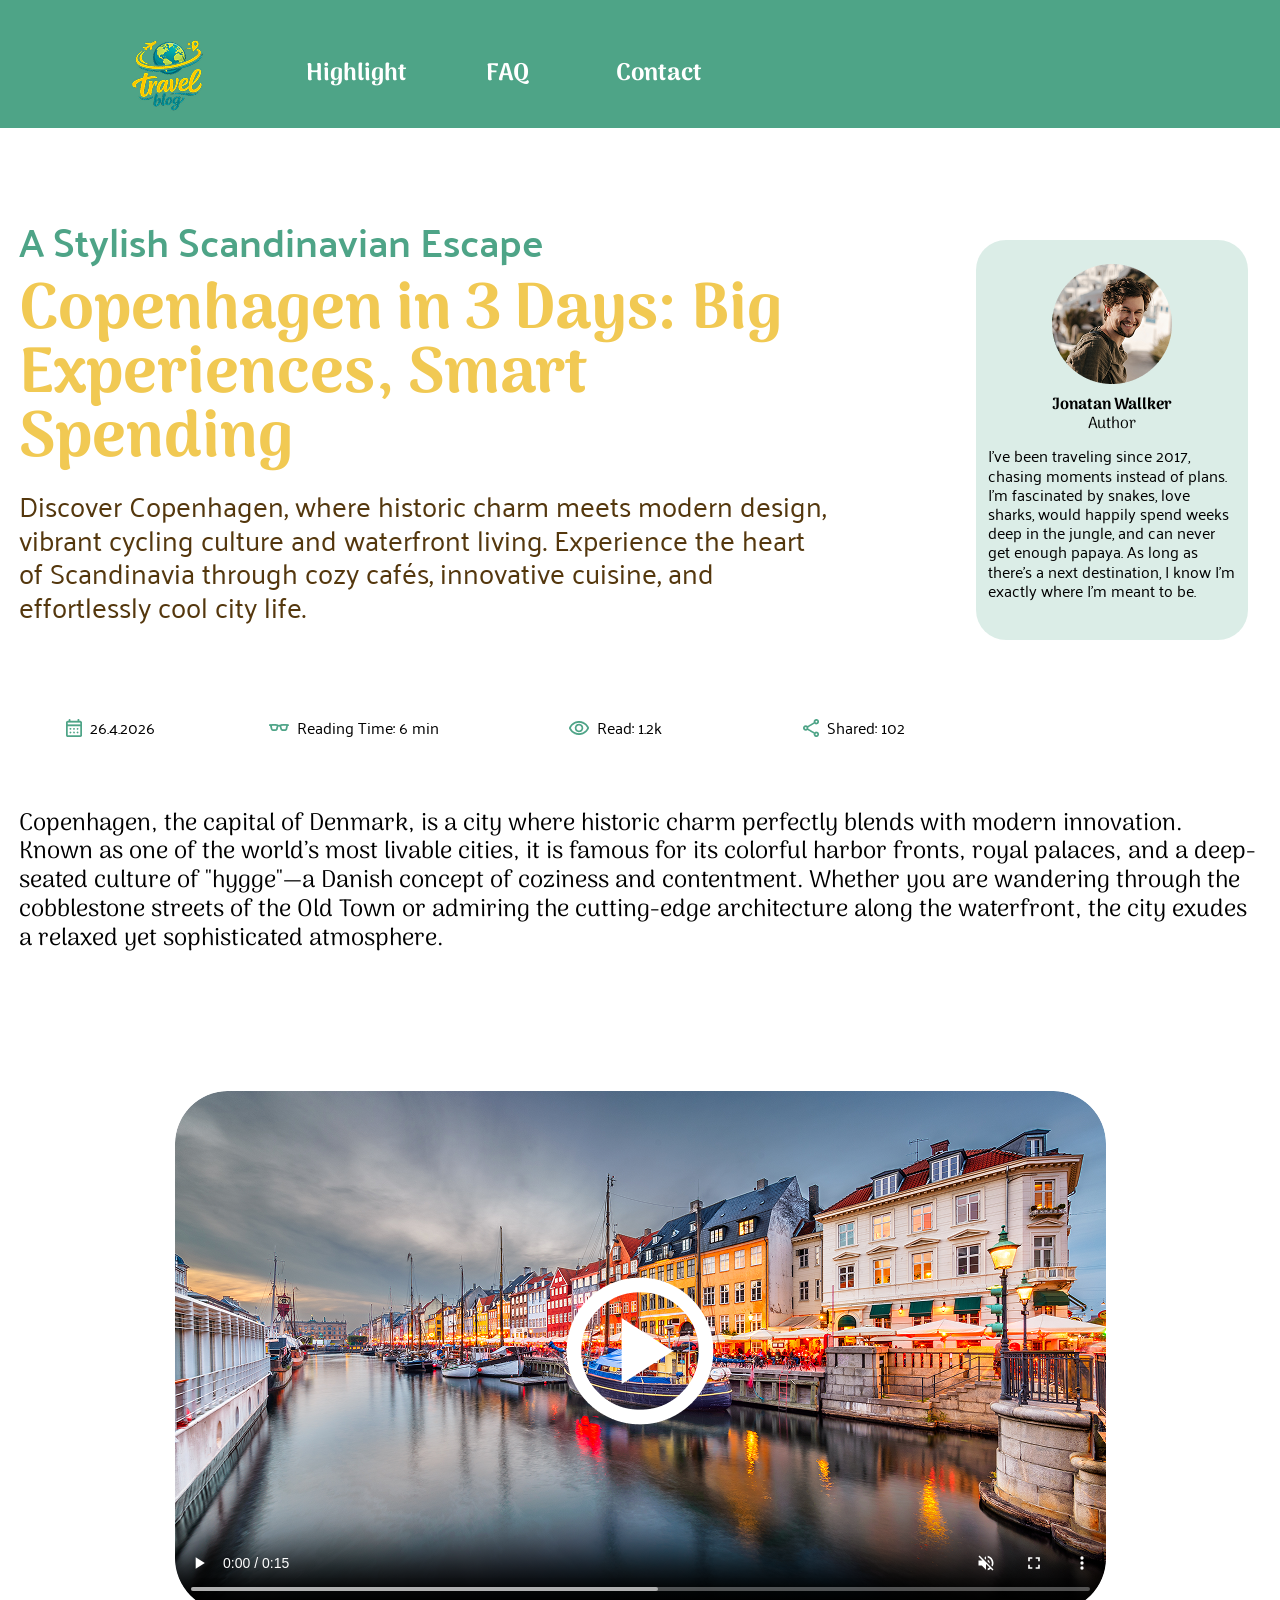
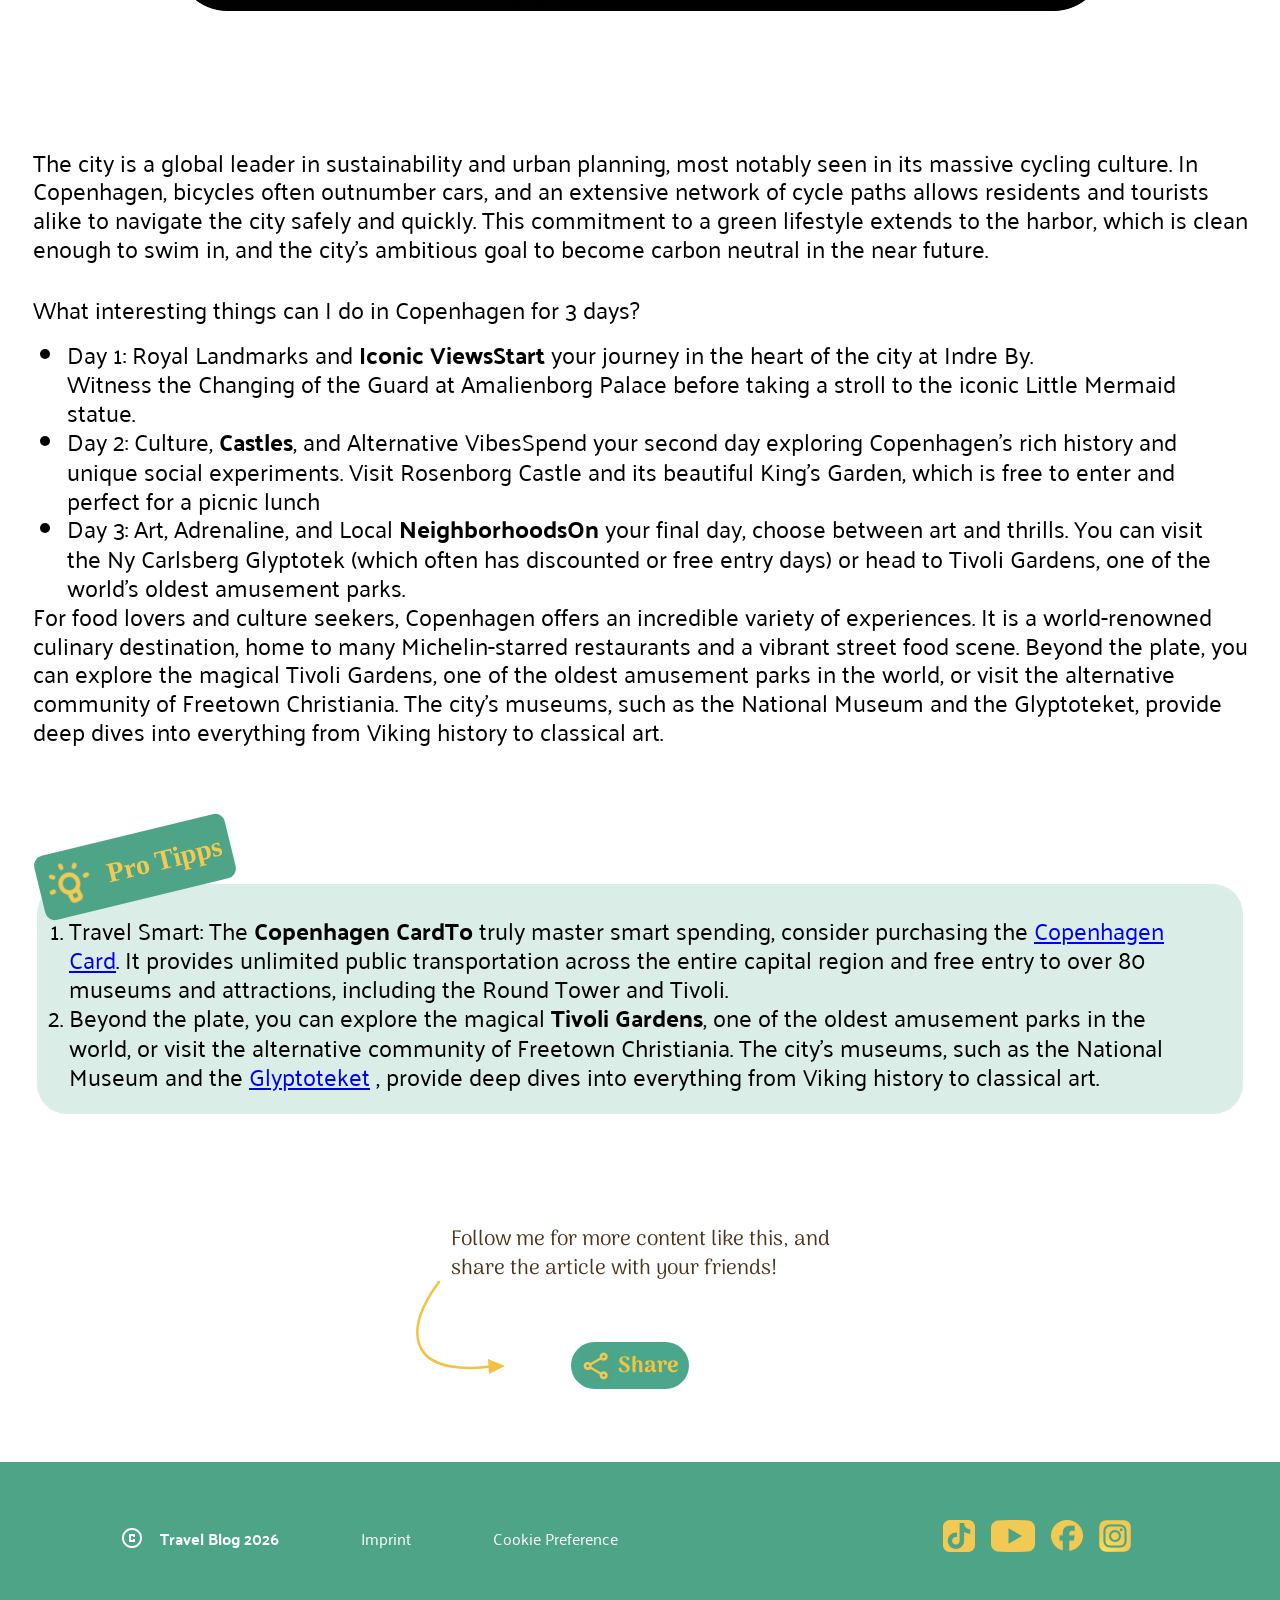
<file: video.html>
<!DOCTYPE html>
<html lang="de">

<head>
    <meta charset="UTF-8">
    <meta name="viewport" content="width=device-width, initial-scale=1.0">
    <title>Reise Blog / Detail Video</title>
    <link rel="icon" type="image/x-icon" href="./img/favicon.svg">
    <link rel="stylesheet" href="./styles/header_footer.css">
    <link rel="stylesheet" href="./styles/basic.css">
    <link rel="stylesheet" href="./styles/style.css">
    <link rel="stylesheet" href="./styles/carousel.css">
    <link rel="stylesheet" href="./styles/graph.css">
    <link rel="preconnect" href="https://fonts.googleapis.com">
    <link rel="preconnect" href="https://fonts.gstatic.com" crossorigin>
    <link
        href="https://fonts.googleapis.com/css2?family=Arima:wght@100..700&family=Palanquin:wght@100;200;300;400;500;600;700&display=swap"
        rel="stylesheet">

    <script src="./js/header_footer.js"></script>

</head>

<body>

    <header id="header-placeholder" class="header1"></header>

    <header id="footer_header-placeholder" class="header2"></header>

    <section class="main-page1">
        <section class="video_1">
            <section class="headline flex">

                <div>
                    <div class="head_text_scandy">
                        <h1 class="first_headline p_600_120">A Stylish Scandinavian Escape</h1>
                        <h2 class="underheadline a_700_100">Copenhagen in 3 Days: Big Experiences, Smart Spending</h2>
                        <p class="first_section_text palanquin400">Discover Copenhagen, where historic charm meets
                            modern design,
                            vibrant
                            cycling culture and waterfront living. Experience the heart of Scandinavia through cozy
                            cafés,
                            innovative cuisine, and effortlessly cool city life.</p>
                    </div>

                    <div class="read-counter_video p_400">
                        <div class="date_time">
                            <div class="dp_flex">
                                <img id="calender-icon" src="./img/calendar_month.png" alt="colendar icon" />
                                <p>26.4.2026</p>
                            </div>
                            <div class="dp_flex">
                                <img id="eyeglasses-icon" src="./img/eyeglasses_2.png" alt="eyeglasses icon" />
                                <p>Reading Time: 6 min</p>
                            </div>
                        </div>
                        <div class="read_share">
                            <div class="dp_flex">
                                <img id="visibility-icon" src="./img/visibility.png" alt="visibility icon" />
                                <p>Read: 1.2k</p>
                            </div>
                            <div class="dp_flex">
                                <img id="share-icon" src="./img/share.png" alt="share icon" />
                                <p>Shared: 102</p>
                            </div>
                        </div>
                    </div>

                </div>
                <div class="video_info">
                    <img class="avatar_men" src="./img/Property_men.png" alt="Jonatan Wallker">
                    <div>
                        <div class="author">
                            <h4 class="author_name arima700">Jonatan Wallker</h4>
                            <p class="author_titel arima400">Author</p>
                        </div>
                        <p class="author_info palanquin400">I've been traveling since 2017, chasing moments instead of
                            plans.
                            I'm fascinated by snakes, love sharks, would happily spend weeks deep in the jungle, and can
                            never
                            get enough papaya. As long as there's a next destination, I know I'm exactly where I'm meant
                            to
                            be.
                        </p>
                    </div>
                </div>


            </section>
            <section class="video_2">
                <p class="scandy_tour arima400">Copenhagen, the capital of Denmark, is a city where historic charm
                    perfectly
                    blends with modern innovation. Known as one of the world’s most livable cities, it is famous for its
                    colorful harbor fronts, royal palaces, and a deep-seated culture of "hygge"—a Danish concept of
                    coziness
                    and
                    contentment. Whether you are wandering through the cobblestone streets of the Old Town or admiring
                    the
                    cutting-edge architecture along the waterfront, the city exudes a relaxed yet sophisticated
                    atmosphere.
                </p>
                <div class="video_img">
                    <video class="video_img1" muted controls poster="./img/Video.png">
                        <source src="./img/koppenhagen.webm" type="video/webm">
                        <p>Ihr Browser kann das Video nicht anzeigen.</p>
                    </video>
                </div>
            </section>
            <section class="description_content palanquin400">
                <div class="desc_1">
                    <p>The city is a global leader in sustainability and urban planning, most notably seen in its
                        massive
                        cycling culture. In Copenhagen, bicycles often outnumber cars, and an extensive network of cycle
                        paths allows residents and tourists alike to navigate the city safely and quickly. This
                        commitment
                        to a green lifestyle extends to the harbor, which is clean enough to swim in, and the city's
                        ambitious goal to become carbon neutral in the near future.</p>
                </div>
                <p>What interesting things can I do in Copenhagen for 3 days?</p>
                <div class="desc_cont">

                    <ul>

                        <li>Day 1: Royal Landmarks and <strong>Iconic ViewsStart</strong> your journey in the heart of
                            the
                            city at Indre
                            By. <br>
                            Witness the Changing of the Guard at Amalienborg Palace before taking a stroll to the iconic
                            Little Mermaid statue.</li>
                        <li>Day 2: Culture, <strong>Castles</strong>, and Alternative VibesSpend your second day
                            exploring
                            Copenhagen’s
                            rich
                            history and unique social experiments. Visit Rosenborg Castle and its beautiful King’s
                            Garden,
                            which is free to enter and perfect for a picnic lunch</li>
                        <li>Day 3: Art, Adrenaline, and Local <strong>NeighborhoodsOn</strong> your final day, choose
                            between art and
                            thrills. You can visit the Ny Carlsberg Glyptotek (which often has discounted or free entry
                            days) or head to Tivoli Gardens, one of the world's oldest amusement parks.</li>
                    </ul>

                </div>
                <div>
                    <p>For food lovers and culture seekers, Copenhagen offers an incredible variety of experiences. It
                        is a
                        world-renowned culinary destination, home to many Michelin-starred restaurants and a vibrant
                        street
                        food scene. Beyond the plate, you can explore the magical Tivoli Gardens, one of the oldest
                        amusement parks in the world, or visit the alternative community of Freetown Christiania. The
                        city's
                        museums, such as the National Museum and the Glyptoteket, provide deep dives into everything
                        from
                        Viking history to classical art.</p>
                </div>
            </section>
            <section class="tip_content video_4">
                <div class="tipps_pos">
                    <div class="tipps-icon">
                        <img src="./img/wb_incandescent.png" alt="">
                        <h3>Pro Tipps</h3>
                    </div>
                    <div class="tipps-container palanquin400">
                        <ol>
                            <li>
                                <span>
                                    Travel Smart: The <strong>Copenhagen CardTo</strong> truly master smart spending,
                                    consider purchasing the
                                    <a href="https://www.copenhagenpass.com/de/" target="_blank">Copenhagen
                                        Card</a>. It provides
                                    unlimited public transportation across the
                                    entire capital
                                    region and free entry to over 80 museums and attractions, including the Round Tower
                                    and
                                    Tivoli.
                                </span>
                            </li>
                            <li>
                                <span>
                                    Beyond the plate, you can explore the magical<strong> Tivoli Gardens</strong>, one
                                    of
                                    the oldest
                                    amusement parks in the world, or visit the alternative community of Freetown
                                    Christiania. The city's museums, such as the National Museum and the <a
                                        href="https://glyptoteket.dk/" target="_blank">Glyptoteket</a> ,
                                    provide deep dives into everything from Viking history to classical art.
                                </span>
                            </li>

                        </ol>

                    </div>
                </div>
            </section>
        </section>
        <section class="follow_me">
            <p class="share-text">
                Follow me for more content like this, and<br />
                share the article with your friends!
            </p>
            <svg class="share-arrow" viewBox="0 0 110 100">
                <path d="M34 4 C18 25, 5 52, 17 72 C27 89, 57 93, 89 88" fill="none" stroke="#F4C143" stroke-width="2.5"
                    stroke-linecap="round" />

                <path d="M83 81 L100 88 L84 96" fill="#F4C143" />
            </svg>

            <input type="checkbox" id="share-toggle" class="share-toggle" />

            <div class="share-row">

                <label for="share-toggle" class="follow_btn arima700">
                    <img class="Share-icon1" src="./img/Frame438.jpg" alt="Share" />Share
                </label>


                <div class="share-options">

                    <div class="share-icon">
                        <span class="node node-1"></span>
                        <span class="node node-2"></span>
                        <span class="node node-3"></span>

                        <span class="line line-1"></span>
                        <span class="line line-2"></span>
                    </div>


                    <div class="share-links">
                        <a href="https://de.linkedin.com/" target="_blank" rel="noopener noreferrer">LinkedIn</a>
                        <a href="https://wa.me/" target="_blank" rel="noopener noreferrer">
                            WhatsApp
                        </a>
                    </div>
                </div>
            </div>
        </section>
    </section>


    <footer id="footer-placeholder"></footer>




</body>

</html>
</file>
<file: styles/header_footer.css>
.post {
  display: flex;
  position: relative;
  width: 130px;
  height: 48px;
  cursor: pointer;
}
.post1 {
  display: flex;
  position: relative;
  width: 180px;
  height: 48px;
  cursor: pointer;
}

.post2 {
  display: flex;
  position: relative;
  width: 130px;
  height: 48px;
  cursor: pointer;
}
.post-h {
  position: absolute;
  top: 20px;
  left: 60px;
  width: 0px;
  height: 20px;
  transform: rotate(-3deg);
  overflow: hidden;
}
.post-f {
  position: absolute;
  top: 20px;
  left: 65px;
  width: 0px;
  height: 20px;
  transform: rotate(-4deg);
  overflow: hidden;
}
.post-c {
  position: absolute;
  top: 20px;
  left: 70px;
  width: 0px;
  height: 20px;
  transform: rotate(-4deg);
  overflow: hidden;
}
.post1:hover .post-h {
  width: 123px;
}
.post2:hover .post-f {
  width: 123px;
}
.post:hover .post-c {
  width: 123px;
}
.nav_big {
  display: flex;
  width: 600px;
}

.navimage {
  height: 72px;
  width: 72px;
  margin-right: 30px;
}

.navlink {
  color: white;
  text-decoration: none;
  margin-left: 72px;
  font-size: 22px;
}

.navlink:active {
  color: #f1c953;
}
.navlink:hover {
  transform: translateX(+5px);
}

.nav_style {
  display: flex;
  align-items: center;
  text-align: left;
  padding-top: 28px;
  padding-left: 120px;
  width: 100%;
}
.nav_smal {
  display: flex;
  align-items: center;
  padding: 24px 25px;
  width: 90%;
}
.nav_smal img {
  height: 40px;
  width: 40px;
}
.smal1 {
  display: flex;
  justify-content: space-between;
  width: 99%;
}

.footer-center {
  bottom: 30px;
  display: flex;
  justify-content: space-between;
  align-items: center;
  padding: 60px 120px;
  width: 99%;
}
.footer-left {
  display: flex;
  justify-content: space-between;
  align-items: center;
  width: 510px;
}
.left1 {
  display: flex;
  align-items: center;
  width: 180px;
}
.left1 h6 {
  font-size: 16px;
  padding-left: 16px;
}
.left2 {
  width: 293px;
  margin: 8px 0;
  display: flex;
  justify-content: space-between;
}
.footer-right {
  display: flex;
  justify-content: center;
  align-items: center;
}

.navlink-foot {
  text-decoration: none;
  padding-left: 24px;
  padding-right: 12px;
}

.navlink-foot:hover {
  color: #f1c953;
}

.footer-social-icon {
  height: 32px;
  width: 32px;
  margin-right: 16px;
}

.footer-youtube-icon {
  height: 32px;
  width: 44px;
  margin-right: 16px;
}

@media screen and (min-width: 4px) and (max-width: 848px) {
  .nav_width {
    width: 100%;
    justify-self: end;
  }
}
</file>
<file: styles/basic.css>
* {
  box-sizing: border-box;
  margin: 0;
  padding: 0;
  scroll-behavior: smooth;
}
html{
  interpolate-size: allow-keywords;
}
body {
  display: flex;
  justify-content: center;
  align-items: center;
  flex-direction: column;
  width: 100%;
  margin: 0;
  padding: 0;
  min-height: 100vh;
}
.main-page {
  flex: 1;
  margin-top: 128px;
  align-items: center;
  width: 100%;
}
.main-page1 {
  flex: 1;
  margin-top: 128px;
  align-items: center;
  width: 100%;
  padding: 0px 15px;
}
.dp_flex{
  display: flex;
  align-items: center;
  text-align: center;
  padding: 8px 0px;
}
.main-a{
  text-decoration: none;
}
.faq_main{
  width: 100%;
  min-height: 422px;
}
.impress {
  margin-top: 192px;

  margin-bottom: 64px;
}
.slider {
  margin-top: 50px;
  margin-bottom: 64px;
}

.top_img {
  z-index: 1;
  object-fit: none;
  object-position: center;
  height: 515px;
  width: 740px;
}
.main {
  width: 100%;
  flex-direction: column;
  justify-content: center;
  align-items: center;
  padding: 0px 120px;
}

.top {
  display: flex;
  /* max-width: 1440px; */
  position: relative;
  height: 515px;
  padding: 0px 0px;
  background-image: url(../img/header_photo.jpg);
  background-repeat: no-repeat;
  background-size: cover;
  background-position: center;
}
.author {
  display: flex;
  flex-direction: column;
  justify-content: center;
  align-items: center;
  line-height: 1.2;
  margin-bottom: 12px;
}
.avatar_men {
  height: 120px;
  width: 120px;
  margin: 12px 0;
}
.headline { 
    display: flex;
    max-width: 99%;
    position: relative;
    min-height: 515px;
    padding-left: 16px;
    padding-right: 16px;
}
.scandy_tour {
  font-size: 24px;
  line-height: 120%;
  letter-spacing: 0%;
  padding: 0px 16px;
}
.head_text_scandy {
  width: 85%;
  margin-right: 8px;
  display: flex;
  flex-direction: column;
}
.read-counter_video {
  width: 100%;
  display: flex;
  flex-direction: row;
  gap: 16px;
  margin-top: 32px;
  margin-bottom: 32px;
}
.date_time {      
    width: 50%;
    display: flex;
    gap: 16px;
    margin-top: 32px;
    margin-bottom: 32px;
    align-items: center;
    justify-content: space-around;
}
.date_time img{
  margin-right: 8px;
}
.date_time p {
  margin-right: 4px;
}
.read_share {
  width: 50%;
  display: flex;
  gap: 6px;
  align-items: center;
  justify-content: space-around;
}
.read_share p{
  margin-right: 8px;
}
.read_share img{
  margin-right: 8px;
}
.video_info {
  max-width: 272px;
  max-height: 400px;
  top: 0;
  right: 0;
  display: flex;
  flex-direction: column;
  background-color: #4ea48733;
  border-radius: 30px;
  align-items: center;
  background-size: cover;
  padding: 12px;
  margin-bottom: 48px;
  margin-top: 24px;
}
.video_content {
  display: flex;
  justify-content: center;
  align-items: center;
  flex-direction: column;
  width: 100%;
}
.video_img {
  width: 931px;
  height: 520px;
  display: flex;
  /* background-image: url(../img/Video.png); */
  background-repeat: no-repeat;
  background-size: cover;
  background-position: center top;
  border-radius: 53px;
  margin-top: 137px;
  cursor: pointer;
}
.video_img1{
  border-radius: 53px;

}
.description_content {
  max-width: 100%;
padding-left: 30px;
padding-right: 16px;
padding-bottom: 32px;
font-size: 24px;
line-height: 1;
}
.description_content ol {
  margin: 16px 16px;
}
.desc_cont {
  max-width: 100%;
  padding-top: 16px;
  margin: 0px 33.5px;
}
.desc_1{
  margin-bottom: 32px;
}
.left_max{
  width: 100%;
  align-items: start;
}
.tip_content {
  max-width: 100%;
  height: auto;
  display: flex;
  justify-content: center;
  align-items: center;
  position: relative;
  padding: 24px 34px;
}
.tipps-icon {
  z-index: 2;
  background-color: #4ea487;
  width: 195.92px;
  height: 66px;
  display: flex;
  align-items: center;
  justify-content: space-around;
  border-radius: 10px;
  transform: rotate(-13.67deg);
  position: relative;
  top: 16px;
}
.tipps-icon h3 {
  font-size: 28px;
  color: #f1c953;
  margin-block-start: 0px;
  margin-block-end: 0px;
  font-weight: bold;
  line-height: 120%;
  letter-spacing: 0%;
}
.tipps_pos {
  position: relative;
  display: flex;
  flex-direction: column;
}
.tipps-container {
  display: flex;
  max-width: 100%;
  z-index: 1;
  background-color: #4ea48733;
  border-radius: 30px;
  padding-top: 32px;
  padding-bottom: 24px;
  padding-right: 16px;
  padding-left: 16px;
  top: 15px;
  left: 60px;
  line-height: 1;
  font-size: 24px;
}
.tipps-container ol {
  margin: 0px 16px;
}
.info {
  position: relative;
  top: 0;
  max-width: 881px;
  margin: 54px 38px;
  object-fit: cover;
  text-align: left;
  align-items: center;
  backdrop-filter: blur(5px) brightness(1.1);
  border-radius: 12px;
  padding: 16px 24px;
}
.info h2 {
  display: flex;
  max-width: 80%;
  color: white;
  font-size: 48px;
  margin-right: 40px;
  line-height: 1;
}
.info h3 {
  max-width: 820px;
  color: white;
  font-size: 28px;
  line-height: 1;
}
.header1 {
  display: flex;
  background-color: #4ea487;
  justify-content: space-between;
  align-items: center;
  position: fixed;
  top: 0;
  left: 0;
  right: 0;
  padding: 0;
  max-width: 100%;
  height: 128px;
  z-index: 5;
}
.header2 {
  position: fixed;
  bottom: 0;
  left: 0;
  right: 0;
  background-color: #f1c953;
  height: 88px;
  max-width: 100%;
  padding: 0;
  z-index: 50;
  border-bottom-left-radius: 12px;
}
footer {
  display: flex;
  align-items: center;
  justify-content: space-between;
  background-color: #4ea487;
  color: white;
  font-size: 16px;
  width: 100%;
  height: 152px;
  
  bottom: 0;
  left: 0;
  right: 0;
}
#footer-placeholder {
  max-width: 100%;
}
.text_center {
  margin-left: 40px;
  margin-right: 40px;
}
.center_dsp {
  display: flex;
  align-items: center;
}
.index_img {
  height: 48px;
  width: 48px;
  padding-right: 8px;
}
.text_zentriert {
  display: flex;
  text-align: center;
  justify-content: center;
  align-items: center;
  max-width: 100%;
}
.ul_wh{
  width: 100%;
}
.zentriert_text {
  display: flex;
  flex-direction: column;
  padding: 32px 0;
}
.zentriert {
  text-align: center;
  justify-content: center;
  align-items: center;
}
#contact {
  margin-bottom: 64px;
}
label {
  display: block;
}

input[type="text"] {
  height: 50%;
  padding: 12px;
  margin: 10px 0;
  box-sizing: border-box;
}
input[type="email"] {
  height: 50%;
  padding: 12px;
  margin: 10px 0;
  box-sizing: border-box;
}
input[type="checkbox"] {
  margin: 0 8px;
}
.block {
  display: flex;
  position: relative;
  width: 100%;
}
.flex{
  display: flex;
}
.form-group {
  display: flex;
  flex-direction: column;
  text-align: left;
  height: 94px;
  max-width: 99%;
  font-size: 24px;
}
.form-group1 {
  display: flex;
  height: 80px;
  justify-content: center;
  align-items: end;
}
.chk_font {
  font-size: 15px;
  padding: 0 16px;
  margin-bottom: 25px;
}

.form-group-1 {
  text-align: left;
  height: 94px;
  max-width: 100%;
  font-size: 24px;
  margin-bottom: 16px;
  margin-top: 16px;
}
.m_64{
  margin-top: 64px;
}
.form_u {
  padding: 0px;
  margin-bottom: 120px;
}
.form-h {
  display: flex;
  flex-direction: row;
  min-height: auto;
  justify-content: space-between;
}
.form-g {
  display: flex;
  flex-direction: column;
  justify-content: center;
}
.form-control {
  height: 65px;
  border: none;
  border-bottom: 2px solid black;
  outline: none;
  font-size: 24px;
}
.form-control1 {
  height: 65px;
  border: none;
  border-bottom: 2px solid black;
  outline: none;
  width: 100%;
}
.left-form {
  width: 48%;
}
.right-form {
  width: 48%;
}
.mrg_top {
  margin-top: 64px;
  margin-bottom: 64px;
}
button{
  width: 139px;
  height: 48px;
  font-size: 24px;
  border: #737373 1px solid;
  background-color: white;
  border-radius: 40px;
  color: #737373;
  cursor: pointer;
}
button:hover {
  background-color: #4EA487;
  color: #F1C953;
}
button:active {
  pointer-events: none;
}

.follow_me {
  position: relative;
    display: flex;
    flex-direction: column;
    align-items: center;
    justify-content: center;
    margin-top: 32px;
    margin-bottom: 32px;
  }


.share-text {
  margin: 0;
  color: #4b351d;
  font-family: "Arima", serif;
  font-size: 21px;
  line-height: 1.35;
  display: flex;
  align-content: center;
  flex-direction: column;
  justify-content: flex-end;
  align-items: center;
}


/* Checkbox unsichtbar */
.share-toggle {
  display: none;
}
.share-row {
    display: flex;
    align-items: flex-end;
    justify-content: center;
    z-index: 2;
    position: relative;
    bottom: 51px;
    right: 10px;
}

/* Pfeil*/

.share-arrow {
    position: relative;
    left: -180px;
    top: -5px;
    width: 110px;
    height: 100px;
}

/*Share Button*/

.follow_btn {
  position: relative;
  top: 10px;
  z-index: 2;
  width: 118px;
  height: 47px;
  border: none;
  border-radius: 30px;
  background: #4ba78b;
  color: #f5c343;
  font-family: "Arima", serif;
  font-size: 22px;
  font-weight: 700;
  display: flex;
  align-items: center;
  justify-content: center;
  gap: 5px;
  cursor: pointer;
  box-sizing: border-box;
}

.share-symbol {
  font-size: 24px;
}



.share-options {
  display: none;

  align-items: center;

  margin-left: 10px;
}

/*
Wenn Share angeklickt wurde: Checkbox = checked  => share-options wird sichtbar
*/
.share-toggle:checked + .share-row .share-options {
    display: flex;

}

.share-toggle:checked + .share-row .Share-icon1 {
    display: none;
}

.share-icon {
  position: relative;
  top: 10px;
  width: 29px;
  height: 35px;

  margin-right: 8px;
 
}

.node {
  position: absolute;
  
  width: 7px;
  height: 7px;
  border: 3px solid #4ba78b;
  border-radius: 50%;

  box-sizing: border-box;
}

.node-1 {
  left: 0;
  top: 14px;
  font-weight: bold;
}

.node-2 {
  right: 0;
  top: 3px;
}

.node-3 {
  right: 0;
  bottom: 3px;
}

.line {
  position: absolute;

  left: 5px;

  width: 19px;
  height: 2px;

  background: #4ba78b;

  transform-origin: left center;
}

.line-1 {
  top: 15px;
  transform: rotate(-27deg);
}

.line-2 {
  top: 19px;
  transform: rotate(27deg);
}

.share-links {
  position: relative;
  top: 10px;
  display: flex;
  flex-direction: column;
  align-items: flex-start;

  gap: 5px;
}

.share-links a {
  color: #409b82;

  font-family: "Arima", serif;
  font-size: 18px;
  line-height: 1.2;
  font-weight: 600;

  text-decoration: underline;
}
.crs_1{
  flex-direction: column;
  width: 1220px;
  justify-content: center;
  align-items: center;
}
.p_80{
    padding-top: 80px;
}

@media screen and (min-width: 1440px) {
  .main-page {
    padding: 0px max(3px, calc(50% - 720px));  
  }
  .top{
    padding: 0px max(0px, calc(50% - 720px));
  }
  .main-page1 {
    padding: 0px max(3px, calc(50% - 720px));  
  }
  .impress {
    padding: 0px max(12px, calc(50% - 720px));
  }
  #header-placeholder {
    padding: 0px max(12px, calc(50% - 720px));
  }
  #footer-placeholder {
    padding: 0px max(0px, calc(50% - 720px));
  }
  #footer_header-placeholder {
    padding: 0px max(0px, calc(50% - 720px));
  }
  .header2 {
    display: none;
  }
  .slider-responsive-mobeile{
    display: none;
  }
  .crs_1{
    padding: 0px max(calc(50% - 720px));
  }
  .first_2{
    display: none;
  }
}
@media screen and (min-width: 1280px) {
  .header2 {
    display: none;
  }
  .slider-responsive-mobeile{
    display: none;
  }
}
@media screen and (min-width: 740px) and (max-width: 1280px) {
  .main-page {
    padding: 0px max(3px, calc(50% - 720px));  
  }
  .top{
    padding: 0px max(0px, calc(50% - 720px));

  }
  .main-page1 {
    padding: 0px max(3px, calc(50% - 720px));  
  }
  .impress {
    padding: 0px max(12px, calc(50% - 720px));
  }
  #header-placeholder {
    padding: 0px max(12px, calc(50% - 720px));
  }
  #footer-placeholder {
    padding: 0px max(0px, calc(50% - 720px));
  }
  #footer_header-placeholder {
    padding: 0px max(0px, calc(50% - 720px));
  }
}
@media screen and (min-width: 841px) and (max-width: 1280px) {
  .main {
    padding: 0px 80px;
  }
  .header2 {
    display: none;
  }
  .crs_1{
    padding: 0px max(calc(50% - 720px));
  }
  .first_2{
    display: none;
  }
}
@media screen and (min-width: 841px) and (max-width: 1135px) {
  .date_time p {
    margin-right: 0;
  }
}
@media screen and (min-width: 841px) and (max-width: 1075px){
  .headline {
    flex-direction: column;
  }
  .video_info {
    margin-top: 24px;
    max-width: 100%;
  }
  .video_img{
    width: 642px;
    height: 332px;
  
  }
  .video_2{
    padding-bottom: 24px;
  }
  .video_content{
    padding-bottom: 24px;
  }
  .scandy_tour{
    padding-bottom: 24px;
  }
  .description_content {
    padding: 8px 16px;
  }
 
}
@media screen and (min-width: 4px) and (max-width: 840px) {

  #footer_header-placeholder {
    padding: 0px max(0px, calc(50% - 720px));
  }
  .main {
    width: 100%; 
    padding: 0px 40px;
  }
  .info {
    margin: 54px 16px;
    padding: 16px 10px;
  }  
  .top {
    padding: 0;
  }
  .footer-left {
    display: flex;
    flex-direction: column-reverse;
    align-items: baseline;
    max-width: 90px;
  }
  .index_info {
    display: none;
  }
  .left2 {
    justify-content: center;
    flex-direction: column;
    width: 217px;
  }
  .left2 a {
    padding: 8px 24px;
  }
  .footer_img {
    height: 20px;
    width: 20px;
    margin-right: 8px;
  }
  footer {
    margin-bottom: 88px;
  }
  .footer-social-icon {
    height: 24px;
    width: 24px;
  }
  .footer-youtube-icon {
    height: 24px;
    width: 33px;
  }
  .hide-mobile {
    display: none;
  }
  .footer-center {
    align-items: flex-end;
    padding: 20px 8px;
  }
  .form-h {
    flex-direction: column;
  }
  .left-form {
    width: 100%;
  }
  .right-form {
    width: 100%;
  }
  .follow_img {
    width: 50px;
    height: 30.5px;
    rotate: -100.35deg;
      left: -10px;
    bottom: 45px;
  }
  .tipps-container {
    font-size: 16px;
  }
  .description_content {
    font-size: 16px;
    padding: 8px 16px;
  }
  .description_content ol{
    margin: 0px 16px;
  }
  .video_content{
    padding-top: 24px;
    padding-bottom: 8px;
  }
  .scandy_tour{
    padding-top: 24px;
    padding-bottom: 24px;
    font-size: 16px;
  }
  .date_time{
    width: 100%;
    justify-content: space-between;
  }
  .date_time p{
    margin-right: 6px;
  }
  .read_share{
    width: 100%;
    justify-content: space-between;
  }
  .read_share p {
    margin-right: 6px;
  }
  .video_img {
    height: 192px;
    width: 100%;
    background-size: contain;
    margin-top: 8px;
  }
  .tipps-container{
    padding-top: 40px;
  }
  .desc_cont{
    padding-bottom: 24px;
  }
  .desc_cont ol{
    margin: 0px 16px;
  }
  .video_2 p{
    font-size: 16px;
  }
  .video_content p {
    font-size: 16px;
  }
  .headline {
    flex-direction: column;
  }
  .video_info {
    margin-top: 24px;
    max-width: 100%;
  }
  .head_text_scandy {
    width: 100%;
  }
  .head_text_scandy h1 {
    font-size: 20px;
  }
  .head_text_scandy h2 {
    font-size: 40px;
  }
  .head_text_scandy p {
    font-size: 18px;
  }
  .follow_inf h4 {
    font-size: 18px;
  }
  .btn-cont {
    left: 60px;
    bottom: 5px;
  }
  .read-counter_video {
    flex-direction: column;
    margin-top: 0px;
  }
  .date_time{
    margin-bottom: 8px;
  }
  .m_64{
    margin-top: 0px;
  }
  .first_1{
    display: none;
  }
  .share-arrow {
    position: relative;
    left: -150px;
    bottom: 14px;
    width: 62px;
    height: 85px;
  }
  .share-text {
    font-size: 18px;
  }
  .share-links{
    left: 20px;
  }
  .share-icon{
    left: 20px;
  }
  .follow_btn{
    left: 20px;
  }
}
@media screen and (min-width: 4px) and (max-width: 479px) {
  #faq {
    width: 95%;
  }
  .footer-right {
    flex-direction: row;
  }
  .footer-social-icon {
    height: 24px;
    width: 24px;
    margin: 4px;
  }
  .footer-youtube-icon {
    height: 24px;
    width: 33px;
    margin: 4px;
  }
  
}
</file>
<file: styles/style.css>
.font_h1 {
  font-family: "Arima";
  font-size: 52px;
  font-weight: 700;
  color: #4ea487;
}

.first_headline {
  font-family: "Palanquin";
  font-size: 40px;
  font-weight: 600;
  color: #4ea487;
}

.underheadline {
  font-family: "Arima";
  font-size: 64px;
  font-weight: 700 ;
  color: #f1c953;
}

.first_section_text {
  font-family: "Arima";
  font-size: 28px;
  font-weight: 400;
  color: #54370d;
  padding-bottom: 24px;
  
}
.font-24-w{
  font-size: 24px;
  color: white;
}
.font-24-b{
  font-size: 24px;
  color: black;
}
.font-16-w{
  font-size: 16px;
  color: white;
}
.font-16-b{
  font-size: 16px;
  color: black;
}
.arima700{
  font-family: 'Arima';
  font-weight: 700;
}

.arima400{
  font-family: 'Arima';
  font-weight: 400;
}
.arima500{
  font-family: 'Arima';
  font-weight: 500;
}
.palanquin700{
  font-family: 'Palanquin';
  font-weight: 700;
}
.a_700_100{
  font-family: 'Arima';
  font-weight: 700;
  line-height: 100%;
  padding-bottom: 16px;
}
.palanquin600{
  font-family: 'Palanquin';
  font-weight: 600;
}
.p_600_120{
  font-family: 'Palanquin';
  font-weight: 600;
  line-height: 120%;
  padding-bottom: 16px;
}
.p_400{
  font-family: 'Palanquin';
  font-weight: 400;
  line-height: 120%;
}
.palanquin400{
  font-family: 'Palanquin';
  font-weight: 400;
  line-height: 120%;
  letter-spacing: 0%;
}
.palanquin500{
  font-family: 'Palanquin';
  font-weight: 500;
}

.index_info{
  font-size: 24px;
  line-height: 1;
  padding: 24px 0;
}
details{
  color: #54370d;
  width: 100%;
  
}
.contact_a{
  color: #4ea487;
  text-decoration: none;
  margin: 0 4px;
}
summary {
  list-style: none; 
  display: flex;
  justify-content: space-between; 
  align-items: end;
  text-align: left;
  cursor: pointer;
  width: 100%;
  min-height: 56px;
  border-top-right-radius: 12px;
  border-top-left-radius: 12px;
  border-bottom-left-radius: 12px;
  border-bottom-right-radius: 12px;
  background-color: #f1c953;
  padding: 10px;
  margin-top: 16px;
  border: 5px solid #f1c953;
  line-height: 120%;
}

details::details-content {
  transition: height 225ms ease-out, content-visibility 600ms ease allow-discrete;
  height: 0;  
  overflow: hidden;
}

details[open]::details-content {
  height: 100px;
}

details p{
  width: 100%;
  border: 20px solid #f1c953;
  border-bottom-left-radius: 12px;
  border-bottom-right-radius: 12px;
  font-size: 16px;
  padding: 4px 16px;
  text-align: left;
  line-height: 120%;
  
}

summary::after {
  transform-origin: 80% 90%;
  content: '>'; 
  font-size: 48px;
  font-weight: 900;
  transform: rotate(90deg);
  transition: transform 0.8s;
}
.faq_font{
  font-size: 24px;
  margin-right: 16px;
}
details[open] summary::after {
  transform: rotate(-90deg);
}
details[open] summary {
  border-bottom-left-radius: 0px;
  border-bottom-right-radius: 0px;
}
#calender-icon{
  width: 16px;
  height: 18px;
}
#eyeglasses-icon{
  width: 20px;
  height: 7px;
}
#visibility-icon{
  width: 20px;
  height: 14px;
}
#share-icon{
  width: 16px;
  height: 18px;
}
.m_48_b{
  margin-bottom: 48px;
}
.video_1{
  margin: 88px 0px;
  width: 100%;
}
.video_2{  
  display: flex;
  justify-content: center;
  align-items: center;
  flex-direction: column;
  padding-bottom: 137px;
  width: 100%;
}
.video_4{
  margin: 16px 0;
}
.graph_1{
  width: 100%;
}
.m_128_t{
  margin-top: 128px;
}
@starting-style{
  details[open] p{
    opacity: 0;
  }
}

@media screen and (min-width: 1280px) and (max-width: 30000px){

}
@media screen and (min-width: 768px) and (max-width: 1280px){
.faq_font{
  font-size: 16px;

}
details[open]::details-content {
  height: 125px;
}
details[open] p{
  font-size: 16px;
}
.info h2{
  font-size: 24px;
}
.info h3{
  font-size: 20px;
}
}
@media screen and (min-width: 484px) and (max-width: 767px){
.faq_font{
  font-size: 16px;

}
summary::after{
  font-size: 24px;
  font-weight: 900;
}
details[open] p{
  font-size: 16px;
}
details p{
  font-size: 16px;
}
.info h2{
  font-size: 24px;
}
.info h3{
  font-size: 20px;
}
.font_h1{
  font-size: 40px;
}
details[open]::details-content {
  height: 185px;
}
}
@media screen and (min-width: 4px) and (max-width: 483px){
.faq_font{
  font-size: 16px;

}
summary::after{
  font-size: 24px;
  font-weight: 900;
}
details[open] p{
  font-size: 16px;
}
.info h2{
  font-size: 24px;
}
.info h3{
  font-size: 20px;
}
.font_h1{
  font-size: 40px;
}
details[open]::details-content {
  height: 320px;
}
  .video_2{
    padding-bottom: 24px;
  }
}
</file>
<file: styles/carousel.css>
.photo-ocean-profile {
  width: 120px;
  height: 120px;
  object-fit: cover;
  border-radius: 51%;
  display: flex;
  gap: 12px;
}

.text-beaches-photos {
  padding-bottom: 24px;
  font-family: "Arima", sans-serif;
  font-size: 32px;
  color: #54370d;
  margin-block-start: 0px;
  margin-block-end: 0px;
  font-weight: 600;
  line-height: 120%;
  letter-spacing: 0%;
  align-items: center;
  text-align: center;
}
.photo-container {
  height: 440px;
  display: flex;
  justify-content: center;
  align-items: center;
  width: 90%;
  padding-left: 40px;
}
.content-beaches-photos{
  display: flex;
  justify-content: center;
  align-items: center;
  flex-direction: column;
}
.slider-photos {
  width: 300px;
  height: 440px;
  box-shadow: -9px 5px 20px 0px #00000040;
  transform: perspective(250px) rotatey(20deg) translateX(-20px);
  transform-origin: 50% 50%;
  transition: all 250ms ease-in-out;
  border-radius: 16px;
  object-fit: cover;
  justify-content: center;
  align-items: center;
}

.slider-photos:hover {
  z-index: 2;
  transform: perspective(250px) rotatey(0deg) translateX(0px) scaleX(1.5)
    scaleY(1.2);
}

.slider-photos:hover ~ .slider-photos {
  transform: perspective(250px) rotatey(-20deg) translateX(20px);
}

.photo-1 {
  background-image: url("../img/photo-1.jpg");
  background-size: cover;
}
.photo-2 {
  background-image: url("../img/photo-2.jpg");
  background-size: cover;
}
.photo-3 {
  background-image: url("../img/photo-3.jpg");
  background-size: cover;
}
.photo-4 {
  background-image: url("../img/photo-4.jpg");
  background-size: cover;
}
.photo-5 {
  background-image: url("../img/photo-5.jpg");
  background-size: cover;
}

@media screen and (min-width: 1350px) and (max-width: 1440px) {

  .slider-responsive-mobeile {
    display: none;
  }
}

@media screen and (min-width: 1270px) and (max-width: 1350px) {

  .slider-photos {
    width: 275px;
    height: 400px;
  }

  .slider-responsive-mobeile {
    display: none;
  }
}

@media screen and (min-width: 1070px) and (max-width: 1270px) {
  .main_content {
    padding-left: 60px;
    padding-right: 60px;
  }
  .video_info {
    flex-direction: column;
    gap: 32px;
  }

  .slider-photos {
    width: 185px;
    height: 375px;
  }
  .slider-responsive-mobeile {
    display: none;
  }
}

@media screen and (min-width: 900px) and (max-width: 1100px) {
  .photo-container {
    width: 100%;
    height: 333px;
  }

  .slider-responsive-mobeile {
    display: none;
  }
  .slider-photos {
    width: 150px;
    height: 300px;
  }
}

@media screen and (min-width: 500px) and (max-width: 900px) {



    .p_80 {
    padding-top: 35px;
  }
  .video_info {
    margin-bottom: 35px; 
  }
  .photo-container {
    display: none;
  }
  .text-beaches-photos {
    padding-top: 30px;
    padding-bottom: 0px;
  }
  .slider-responsive-mobeile {
    width: 100%;
    height: 400px;
    display: flex;
    justify-content: center;
    position: relative;
    align-items: flex-end;
    overflow: hidden;
    transition: all 250ms ease-in-out;
  }

  .slider-responsive-mobeile input {
    z-index: 2;
    width: 40px;
    height: 22px;
    border-radius: 50px;
    background-color: #4ea4874d;
    transition: all 250ms ease-in-out;
  }
  .slider-responsive-mobeile input[type="radio"]:checked {
    appearance: none;
    -webkit-appearance: none;
    width: 50px;
    height: 28px;
    border: 2px solid #555;
    border-radius: 20px;
    cursor: pointer;
    background-color: #4ea487;
    border-color: #4ea487;
    transition: all 255ms ease-in-out;
  }
  .slider-photos-responsive-mobeile {
    width: 300%;
    position: absolute;
    display: flex;
    justify-content: center;
    transform: perspective(250px) rotatey(20deg) translateX(-20px);
    padding-bottom: 60px;
    gap: 24px;
  } 

  .slider-photos-element {
    width: calc(300% / 5);
    height: 300px;
    background-size: cover;
    border-radius: 16px;
  }
  .element-one {
    background-image: url("../img/photo-1.jpg");
    background-size: cover;
    border-radius: 16px;
    transition: all 250ms ease-in-out;
  }
  .element-two {
    background-image: url("../img/photo-2.jpg");
    background-size: cover;
    border-radius: 16px;
    transition: all 250ms ease-in-out;
  }
  .element-three {
    background-image: url("../img/photo-3.jpg");
    background-size: cover;
    border-radius: 16px;
    transition: all 250ms ease-in-out;
  }

  .element-four {
    background-image: url("../img/photo-4.jpg");
    background-size: cover;
    border-radius: 16px;
    transition: all 250ms ease-in-out;
  }
  .element-five {
    background-image: url("../img/photo-5.jpg");
    background-size: cover;
    border-radius: 16px;
    transition: all 250ms ease-in-out;
  }

  .slider-responsive-mobeile
    input[value="img-1"]:checked
    ~ .slider-photos-responsive-mobeile {
    transform: translateX(calc(200% / 5))
    
  }

  .slider-responsive-mobeile
    input[value="img-2"]:checked
    ~ .slider-photos-responsive-mobeile {
    transform: translateX(calc(100% / 5));
  }
  .slider-responsive-mobeile
    input[value="img-3"]:checked
    ~ .slider-photos-responsive-mobeile {
    transform: translateX(calc(0% / 5));
  }
  .slider-responsive-mobeile
    input[value="img-4"]:checked
    ~ .slider-photos-responsive-mobeile {
    transform: translateX(calc(-100% / 5));
  }
  .slider-responsive-mobeile
    input[value="img-5"]:checked
    ~ .slider-photos-responsive-mobeile {
    transform: translateX(calc(-200% / 5));
  }
  .content-beaches-description-text {
    font-size: 18px;
  }

  .share-text {
    font-size: 20px;
  }
  .responsive-text-mobeile {
    font-size: 20px;
  }
  .responsive-text-mobeile span {
    font-size: 18px;
  }
}

@media screen and (min-width: 4px) and (max-width: 500px) {
  
  .p_80 {
    padding-top: 24px;
  }
  .video_info {
    margin-bottom: 24px; 
  }

  .photo-container {
    display: none;
  }

  .text-beaches-photos {
    font-size: 20px;
    padding-top: 30px;
    padding-bottom: 0px;
  }
  .slider-responsive-mobeile {
    width: 100%;
    height: 400px;
    display: flex;
    justify-content: center;
    position: relative;
    align-items: flex-end;
    overflow: hidden;
    transition: all 250ms ease-in-out;
  }

  .slider-responsive-mobeile {
    position: relative;
    width: 100%;
    height: 380px;
    /* overflow: hidden; */
    left: 0px;
    display: flex;
    justify-content: center;
    align-items: flex-end;
    gap: 10px;
  }

  /* Radio Buttons */

  .slider-responsive-mobeile input {
    appearance: none;
    width: 18px;
    height: 18px;
    border-radius: 50%;
    background: #cfe5df;
    cursor: pointer;
    
  }

  .slider-responsive-mobeile input:checked {
    width: 45px;
    border-radius: 20px;
    background: #4ea487;
  }

  /* Slider */

  .slider-photos-responsive-mobeile {
    position: absolute;
    top: 20px;
    left: -30px;
    
    display: flex;
    gap: 20px;

    transition: 0.5s ease;
  }

  /* Bilder */

  .slider-photos-element {
    flex: 0 0 240px;
    height: 293px;
    border-radius: 18px;
    background-size: cover;
    background-position: center;
  }

  /* Deine Bilder */

  .element-one {
    background-image: url("../img/photo-1.jpg");
  }

  .element-two {
    background-image: url("../img/photo-2.jpg");
  }

  .element-three {
    background-image: url("../img/photo-3.jpg");
  }

  .element-four {
    background-image: url("../img/photo-4.jpg");
  }

  .element-five {
    background-image: url("../img/photo-5.jpg");
  }

  /* Slider Position */

  input[value="img-1"]:checked ~ .slider-photos-responsive-mobeile {
    transform: translateX(90px);
  }

  input[value="img-2"]:checked ~ .slider-photos-responsive-mobeile {
    transform: translateX(-170px);
  }

  input[value="img-3"]:checked ~ .slider-photos-responsive-mobeile {
    transform: translateX(-430px);
  }

  input[value="img-4"]:checked ~ .slider-photos-responsive-mobeile {
    transform: translateX(-690px);
  }

  input[value="img-5"]:checked ~ .slider-photos-responsive-mobeile {
    transform: translateX(-950px);
  }
  .content-beaches-description-text {
    font-size: 18px;
  }

  .share-text {
    font-size: 18px;
  }
  .responsive-text-mobeile {
    font-size: 20px;
  }
  .responsive-text-mobeile span {
    font-size: 18px;
  }
  .scandy_tour {
    font-size: 16px;
  }
}
</file>
<file: styles/graph.css>
.pat_tour_text {
    display: flex;
    justify-content: center;
}

.rain_periods {
    width: 640px;
    border-radius: 53px;
    box-shadow: -2px 4px 11.6px rgba(0, 0, 0, 25%);
    margin-bottom: 88px;
    object-fit: cover;
}

.price_beach {
    display: flex;
    justify-content: center;
    margin-top: 88px;
    margin-bottom: 88px;
    padding: 0 16px;
}

.pattaya_pic {
    width: 519px;
    height: 471px;
    margin-top: 16px;
    border-radius: 53px;
    box-shadow: -2px 4px 11.6px rgba(0, 0, 0, 25%);
    object-fit: cover;
}
.diagr_price {
    display: flex;
    flex-direction: column;
    align-items: center;
   }
.diagr_beach {
    align-items: center;
    margin-right: 80px;
    justify-content: center;
    display: flex;
    flex-direction: column;
}

.pat_text {
    display: flex;
    justify-content: center;
}
.p_88_t{
    margin-top: 36px;
}

@media screen and (min-width: 315px) and (max-width: 1280px) {
    
    .price_beach {
        display: flex;
        flex-direction: column;
    }

    .diagr_price {
        display: flex;
        flex-direction: column;
        align-items: center;
    }

    .diagr_beach {
        display: flex;
        flex-direction: column;
        align-items: center;
        margin-bottom: 60px;
        margin-right: 0;
    }
}

@media screen and (min-width: 380px) and (max-width: 840px) {

    .rain_periods {
        width: 345px;
        margin-bottom: 16px;
        border-radius: 30px;
    }

    .price_beach {
        margin-top: 16px;
    }

    .pattaya_pic {
        width: 343px;
        height: 294px;
        border-radius: 30px;
    }
}

@media screen and (min-width: 4px) and (max-width: 380px) {

    .rain_periods {
        width: 255px;
        margin-bottom: 16px;
        border-radius: 15px;
    }

    .price_beach {
        margin-top: 16px;
    }

    .pattaya_pic {
        width: 255px;
        height: 207px;
        border-radius: 15px;
    }
}
</file>
<file: styles/slider.css>
.slider{
  height: 760px;
  width: 100%;
}
/* .slider_zenter{
  
} */

.slider_a {
  position: relative;
  margin-top: 32px;
  
  height: 533px;
  
  display: flex;
  justify-content: center;
  align-items: flex-end;
  overflow: hidden;
  border-top-right-radius: 100px;
  
  
}

.slider_a input {
  z-index: 2;
  margin-bottom: 32px;
  margin-left: 10px;
}

.slider_a_wrapper {
  z-index: 1;
  width: 400%;
  height: 100%;
  position: absolute;
  display: flex;
  transition: all 1s ease-in-out;
}

.slider_a_element {
  width: 25%;
  height: 533px;
  overflow: hidden;
}

.element1{
  background-size: cover;
  background-image: url(../img/slide_01.jpg);
  background-position: center;
  background-repeat: no-repeat;
}
.element2{
  background-size: cover;
  background-image: url(../img/slide_02.jpg);
  background-position: center;
  background-repeat: no-repeat;
}
.element3{
  background-size: cover;
  background-image: url(../img/slide_03.jpg);
  background-position: center;
  background-repeat: no-repeat;
}.element4{
  background-size: cover;
  background-image: url(../img/slide_04.jpg);
  background-position: center;
  background-repeat: no-repeat;
}


.slider_a input[value="img1"]:checked ~ .slider_a_wrapper {
  transform: translateX(37.5%);
}
.slider_a input[value="img2"]:checked ~ .slider_a_wrapper {
  transform: translateX(12.5%);
}
.slider_a input[value="img3"]:checked ~ .slider_a_wrapper {
  transform: translateX(-12.5%);
}
.slider_a input[value="img4"]:checked ~ .slider_a_wrapper {
  transform: translateX(-37.5%);
}

input[type="radio"] {
  height: 28px;
  width: 28px;
  border-radius: 50%;
}

input[type="radio"]:checked {
  appearance: none;
  -webkit-appearance: none;
  width: 40px;
  height: 28px;
  border: 2px solid #555;
  border-radius: 20px;
  outline: none;
  cursor: pointer;
  background-color: #f1c953;
  border-color: #f1c953;
}

@keyframes rotating {
  0%  { transform: rotate(0);}
  100%{ transform: rotate(1turn);}
}
.img_pos{
  position: relative;
  top: 248px;
  left: 444px;
  height: 160px;
  width: 160px;
  z-index: 3;
}
.img_pos img{
  height: 160px;
  width: 160px;
}
.img_pos1{
  position: relative;
  height: 52px;
  width: 52px;
  z-index: 3;
  top: 302px;
  left: 340px;
}
.img_rotate{
  animation: rotating 10s linear infinite;
}
.top_hero{
  position: relative;
  right: 212px;
  top: 0px;
  width: 640px;
  height: 541px;
  background-image: url(../img/Vector_16.svg);
}
.top_font{
  height: 227px;
  width: 345px;
  text-align: left;
  position: absolute;
  left: 104px;
  top: 58px;
}
.top_font h1{
  font-size: 60px;
}
.top_font p{
  font-size: 28px;
}
@media screen and (min-width: 841px) and (max-width: 1280px){

}
@media screen and (min-width: 484px) and (max-width: 840px){
  .slider{
    max-width: 100%;
    height: 600px;
  }

}
@media screen and (min-width: 4px) and (max-width: 479px){
  .slider{
    max-width: 100%;
    height: 600px;
  }

}
@media screen and (min-width: 4px) and (max-width: 1110px) {
  .img_pos{
    top: 121px;
    left: 71px;
  }
  .img_pos1{
    top: 175px;
    left: -32px;
  }
  .top_hero{
    width: 220px;
    height: 299px;
    background-image: url(../img/Vector17.png);
  }
  .top_font{
    display: none;
  }

}
</file>
